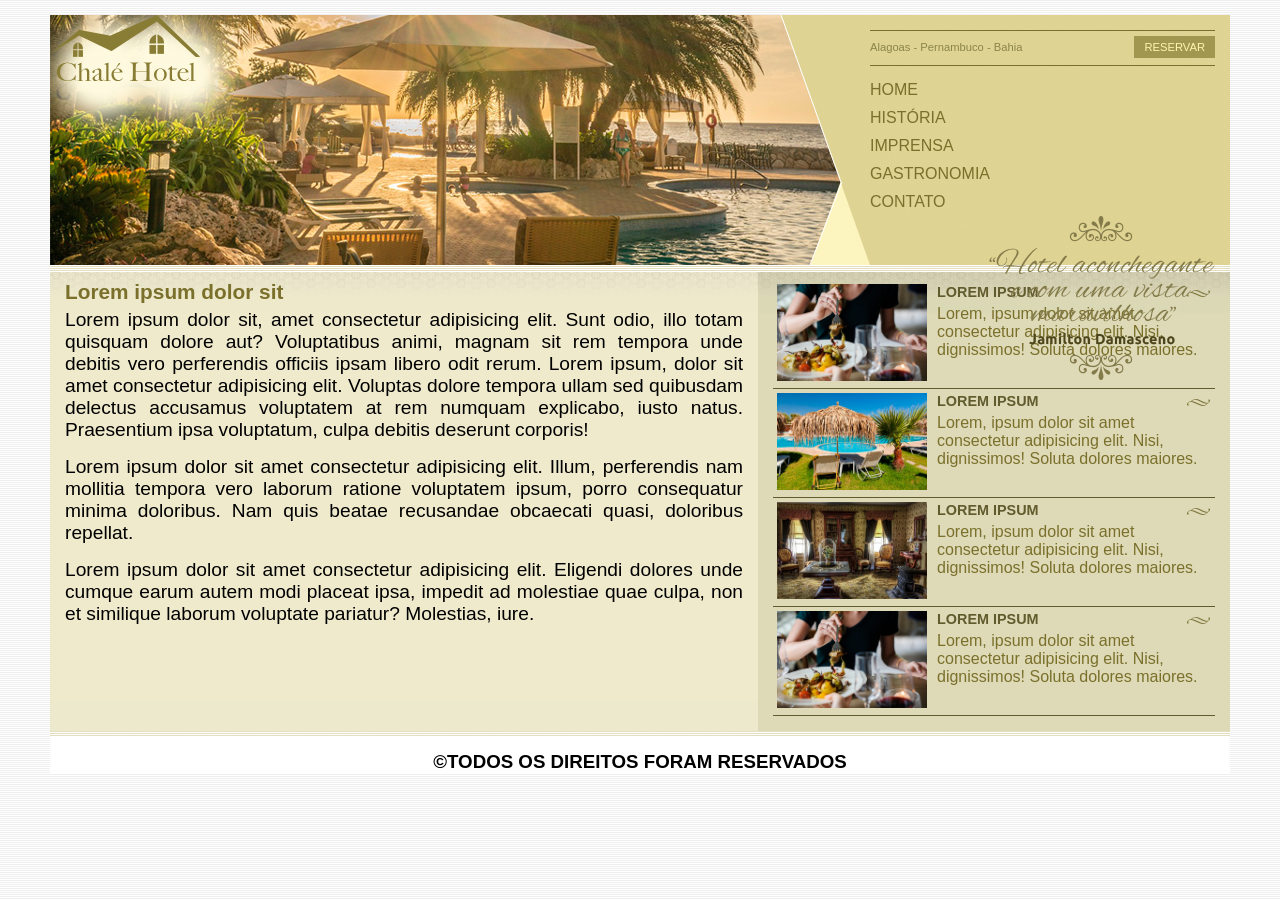
<file: projeto-chale/index.html>
<!DOCTYPE html>
<html lang="pt-br">
<head>
    <meta charset="UTF-8">
    <meta name="viewport" content="width=device-width, initial-scale=1.0">
    <title>chale</title>
    <link rel="stylesheet" href="style.css">
</head>
<body>
    <div id="container">

        <!-- INICIO CABEÇALHO -->

        <div id="cabecalho">
            <div id="cabecalho-logo">
                <a href="#"><img src="imagens/logo.png" alt="foto logo"></a>
            </div>

            <div id="cabecalho-lateral">
                    <div id="cabecalho-conteudo">
                        <div id="cabecalho-locais">
                            <p class="local">Alagoas - Pernambuco - Bahia</p>
                            <a class="reservar" href="#">Reservar</a>
                            <div class="clear"></div>
                        </div>
                       <div>
                           
                          <div id="depoimento">
                              <ul>
                                    <li>
                                        <a href="#"> HOME</a>
                                    </li>
                                    <li>
                                        <a href="#"> HISTÓRIA</a>
                                    </li>
                                    <li>
                                        <a href="#"> IMPRENSA</a>
                                    </li>
                                    <li>
                                        <a href="#"> GASTRONOMIA</a>
                                    </li>
                                    <li>
                                        <a href="#"> CONTATO</a>
                                    </li>
                               </ul>
                                     <img src="imagens/depoimento.png" alt="ft-depoimento">
                          </div>
                       </div>
                    </div>
            </div>
        </div>
        <!-- FIM CABEÇALHO -->

         <!-- INICIO CONTEÚDO -->

                  <div id="area-conteudo">
                    <div id="conteudo">
                            <h2>Lorem ipsum dolor sit</h2>
                
                            <p>
                                Lorem ipsum dolor sit, amet consectetur adipisicing elit. Sunt odio, illo totam quisquam dolore aut? Voluptatibus animi, magnam sit rem tempora unde debitis vero perferendis officiis ipsam libero odit rerum. Lorem ipsum, dolor sit amet consectetur adipisicing elit. Voluptas dolore tempora ullam sed quibusdam delectus accusamus voluptatem at rem numquam explicabo, iusto natus. Praesentium ipsa voluptatum, culpa debitis deserunt corporis!
                            </p>
                            <p>
                                Lorem ipsum dolor sit amet consectetur adipisicing elit. Illum, perferendis nam mollitia tempora vero laborum ratione voluptatem ipsum, porro consequatur minima doloribus. Nam quis beatae recusandae obcaecati quasi, doloribus repellat.
                            </p>
                            <p>
                                Lorem ipsum dolor sit amet consectetur adipisicing elit. Eligendi dolores unde cumque earum autem modi placeat ipsa, impedit ad molestiae quae culpa, non et similique laborum voluptate pariatur? Molestias, iure.
                            </p>
                    </div>
                    <div id="bg-conteudo">

                    </div>
                  </div>
                <div id="area-lateral">
                    <div id="conteudo-lateral">
                        <ul>
                            <li>
                                <a href="#">
                                    <img src="imagens/restaurante.jpg" alt="" style="width: 150px;">
                                     <h3>Lorem Ipsum</h3>
                                     <p>Lorem, ipsum dolor sit amet consectetur adipisicing elit. Nisi, dignissimos! Soluta dolores maiores.</p>
                                </a>
                             </li>

                             <li>
                                <a href="#">
                                    <img src="imagens/piscina.jpg" alt="" style="width: 150px;">
                                    <h3>Lorem Ipsum</h3>
                                    <p>Lorem, ipsum dolor sit amet consectetur adipisicing elit. Nisi, dignissimos! Soluta dolores maiores.</p>
                                 </a>
                             </li>
                            <li>
                                 <a href="#">
                                    <img src="imagens/apartamento.jpg" alt="" style="width: 150px;">
                                    <h3>Lorem Ipsum</h3>
                                     <p>Lorem, ipsum dolor sit amet consectetur adipisicing elit. Nisi, dignissimos! Soluta dolores maiores.</p>
                                 </a>
                             </li>
                             <li>
                                <a href="#">
                                     <img src="imagens/restaurante.jpg" alt="" style="width: 150px;">
                                     <h3>Lorem Ipsum</h3>
                                     <p>Lorem, ipsum dolor sit amet consectetur adipisicing elit. Nisi, dignissimos! Soluta dolores maiores.</p>
                                 </a>
                             </li>
                                
                         </ul>
                     </div>
                 </div>       
                 <div id="rodape">
                    <h3> &COPY;TODOS OS DIREITOS FORAM RESERVADOS</h3>
                 </div>
</body>
</html>
</file>
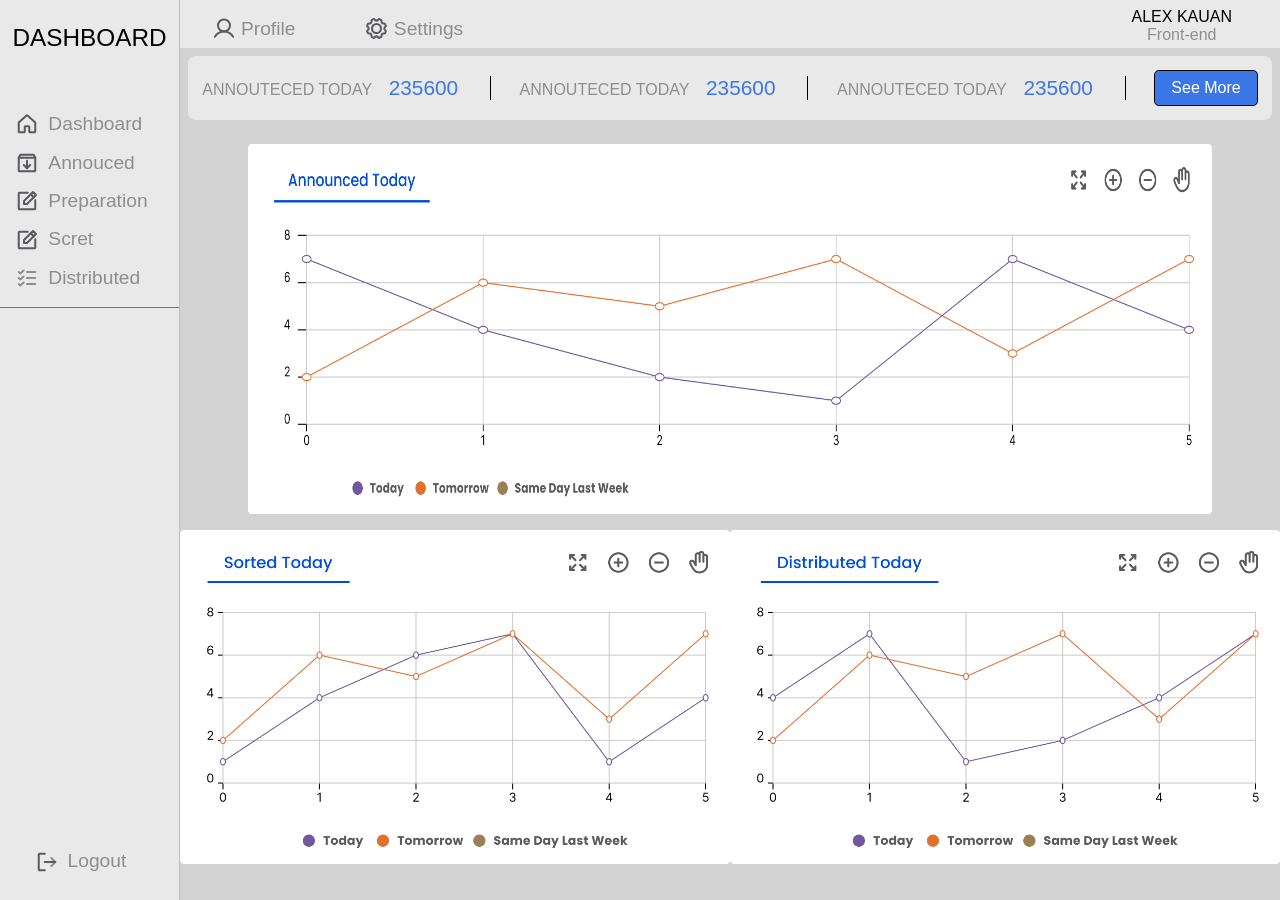
<file: projeto-dashboard/index.html>
<!DOCTYPE html>
<html lang="pt-br">
<head>
    <meta charset="UTF-8">
    <meta name="viewport" content="width=device-width, initial-scale=1.0">
    <title>Dashboard</title>
    <link rel="stylesheet" href="css/style.css">
</head>
<body>
    <header>
        <nav>
            <span>Dashboard</span>
            <ul>
                <li>
                    <a href="">
                        <svg width="24" height="24" viewBox="0 0 24 24" fill="none" xmlns="http://www.w3.org/2000/svg">

                            <path
                                d="M14.25 19.499V14.999C14.25 14.8001 14.171 14.6093 14.0303 14.4686C13.8897 14.328 13.6989 14.249 13.5 14.249H10.5C10.3011 14.249 10.1103 14.328 9.96967 14.4686C9.82902 14.6093 9.75 14.8001 9.75 14.999V19.499C9.75 19.6979 9.67098 19.8887 9.53033 20.0293C9.38968 20.17 9.19891 20.249 9 20.249H4.5C4.30109 20.249 4.11032 20.17 3.96967 20.0293C3.82902 19.8887 3.75 19.6979 3.75 19.499V10.8271C3.75168 10.7233 3.77411 10.6209 3.81597 10.5259C3.85783 10.4309 3.91828 10.3453 3.99375 10.274L11.4937 3.45836C11.632 3.33187 11.8126 3.26172 12 3.26172C12.1874 3.26172 12.368 3.33187 12.5062 3.45836L20.0062 10.274C20.0817 10.3453 20.1422 10.4309 20.184 10.5259C20.2259 10.6209 20.2483 10.7233 20.25 10.8271V19.499C20.25 19.6979 20.171 19.8887 20.0303 20.0293C19.8897 20.17 19.6989 20.249 19.5 20.249H15C14.8011 20.249 14.6103 20.17 14.4697 20.0293C14.329 19.8887 14.25 19.6979 14.25 19.499Z"
                                stroke="#5A5A5F" stroke-width="2" stroke-linecap="round" stroke-linejoin="round" />
                        </svg>

                        Dashboard

                    </a>
                </li>
                <li>
                    <a href="">
                        <svg width="24" height="24" viewBox="0 0 24 24" fill="none" xmlns="http://www.w3.org/2000/svg">
                            <path
                                d="M19.5 20.25H4.5C4.30109 20.25 4.11032 20.171 3.96967 20.0303C3.82902 19.8897 3.75 19.6989 3.75 19.5V6.75L5.25 3.75H18.75L20.25 6.75V19.5C20.25 19.6989 20.171 19.8897 20.0303 20.0303C19.8897 20.171 19.6989 20.25 19.5 20.25Z"
                                stroke="#5A5A5F" stroke-width="2" stroke-linecap="round" stroke-linejoin="round" />
                            <path d="M8.82227 14.0703L12.0004 17.2484L15.1785 14.0703" stroke="#5A5A5F" stroke-width="2" stroke-linecap="round"
                                stroke-linejoin="round" />
                            <path d="M12 9.75V17.25" stroke="#5A5A5F" stroke-width="2" stroke-linecap="round" stroke-linejoin="round" />
                            <path d="M3.75 6.75H20.25" stroke="#5A5A5F" stroke-width="2" stroke-linecap="round" stroke-linejoin="round" />
                        </svg>
                        Annouced
                    </a>
                </li>
                <li>
                    <a href="">
                        <svg width="24" height="24" viewBox="0 0 24 24" fill="none" xmlns="http://www.w3.org/2000/svg">
                        <path d="M12 15H9V12L18 3L21 6L12 15Z" stroke="#5A5A5F" stroke-width="2" stroke-linecap="round"
                            stroke-linejoin="round" />
                        <path d="M15.75 5.25L18.75 8.25" stroke="#5A5A5F" stroke-width="2" stroke-linecap="round" stroke-linejoin="round" />
                        <path
                            d="M20.25 11.25V19.5C20.25 19.6989 20.171 19.8897 20.0303 20.0303C19.8897 20.171 19.6989 20.25 19.5 20.25H4.5C4.30109 20.25 4.11032 20.171 3.96967 20.0303C3.82902 19.8897 3.75 19.6989 3.75 19.5V4.5C3.75 4.30109 3.82902 4.11032 3.96967 3.96967C4.11032 3.82902 4.30109 3.75 4.5 3.75H12.75"
                            stroke="#5A5A5F" stroke-width="2" stroke-linecap="round" stroke-linejoin="round" />
                        </svg>
                        Preparation
                    </a>
                </li>
                <li>
                    <a href="">
                        <svg width="24" height="24" viewBox="0 0 24 24" fill="none" xmlns="http://www.w3.org/2000/svg">
                            <path d="M12 15H9V12L18 3L21 6L12 15Z" stroke="#5A5A5F" stroke-width="2" stroke-linecap="round"
                                stroke-linejoin="round" />
                            <path d="M15.75 5.25L18.75 8.25" stroke="#5A5A5F" stroke-width="2" stroke-linecap="round" stroke-linejoin="round" />
                            <path
                                d="M20.25 11.25V19.5C20.25 19.6989 20.171 19.8897 20.0303 20.0303C19.8897 20.171 19.6989 20.25 19.5 20.25H4.5C4.30109 20.25 4.11032 20.171 3.96967 20.0303C3.82902 19.8897 3.75 19.6989 3.75 19.5V4.5C3.75 4.30109 3.82902 4.11032 3.96967 3.96967C4.11032 3.82902 4.30109 3.75 4.5 3.75H12.75"
                                stroke="#5A5A5F" stroke-width="2" stroke-linecap="round" stroke-linejoin="round" />
                        </svg>
                        Scret
                    </a>
                </li>
                <li id="border-bottom-list-header">
                    <a href="">
                        <svg width="24" height="24" viewBox="0 0 24 24" fill="none" xmlns="http://www.w3.org/2000/svg">
                            <path d="M12 12H20.25" stroke="#7d7d7dd8" stroke-width="2" stroke-linecap="round" stroke-linejoin="round" />
                            <path d="M12 6H20.25" stroke="#7d7d7dd8" stroke-width="2" stroke-linecap="round" stroke-linejoin="round" />
                            <path d="M12 18H20.25" stroke="#7d7d7dd8" stroke-width="2" stroke-linecap="round" stroke-linejoin="round" />
                            <path d="M8.625 4.5L5.37187 7.5L3.75 6" stroke="#7d7d7dd8" stroke-width="2" stroke-linecap="round"
                                stroke-linejoin="round" />
                            <path d="M8.625 10.5L5.37187 13.5L3.75 12" stroke="#7d7d7dd8" stroke-width="2" stroke-linecap="round"
                                stroke-linejoin="round" />
                            <path d="M8.625 16.5L5.37187 19.5L3.75 18" stroke="#7d7d7dd8" stroke-width="2" stroke-linecap="round"
                                stroke-linejoin="round" />
                        </svg>
                        Distributed
                    </a>
                </li>
            </ul>
        </nav>
            <div id="logout-header">
                <a href="">
                    <svg width="24" height="24" viewBox="0 0 24 24" fill="none" xmlns="http://www.w3.org/2000/svg">
                        <path d="M16.3125 8.0625L20.25 12L16.3125 15.9375" stroke="#7d7d7dd8" stroke-width="2" stroke-linecap="round"
                            stroke-linejoin="round" />
                        <path d="M9.75 12H20.25" stroke="#5A5A5F" stroke-width="2" stroke-linecap="round" stroke-linejoin="round" />
                        <path
                            d="M9.75 20.25H4.5C4.30109 20.25 4.11032 20.171 3.96967 20.0303C3.82902 19.8897 3.75 19.6989 3.75 19.5V4.5C3.75 4.30109 3.82902 4.11032 3.96967 3.96967C4.11032 3.82902 4.30109 3.75 4.5 3.75H9.75"
                            stroke="#5A5A5F" stroke-width="2" stroke-linecap="round" stroke-linejoin="round" />
                    </svg>
                    Logout
                </a>
            </div>
    </header>
    <section id="setting-account">
        <ul>
            <li>
                <a href="">
                <svg width="24" height="25" viewBox="0 0 24 25" fill="none" xmlns="http://www.w3.org/2000/svg">
                    <path
                        d="M12 15.5C15.3137 15.5 18 12.8137 18 9.5C18 6.18629 15.3137 3.5 12 3.5C8.68629 3.5 6 6.18629 6 9.5C6 12.8137 8.68629 15.5 12 15.5Z"
                        stroke="#5A5A5F" stroke-width="2" stroke-miterlimit="10" />
                    <path
                        d="M2.90625 20.7508C3.82775 19.1544 5.15328 17.8287 6.74958 16.907C8.34588 15.9853 10.1567 15.5 12 15.5C13.8433 15.5 15.6541 15.9853 17.2504 16.907C18.8467 17.8287 20.1722 19.1544 21.0938 20.7508"
                        stroke="#5A5A5F" stroke-width="2" stroke-linecap="round" stroke-linejoin="round" />
                </svg>
                Profile</a>
            </li>
            <li>
                <a href="">
                <svg width="25" height="25" viewBox="0 0 25 25" fill="none" xmlns="http://www.w3.org/2000/svg">
                    <path
                        d="M12.4972 17C14.9825 17 16.9972 14.9853 16.9972 12.5C16.9972 10.0147 14.9825 8 12.4972 8C10.0119 8 7.99719 10.0147 7.99719 12.5C7.99719 14.9853 10.0119 17 12.4972 17Z"
                        stroke="#5A5A5F" stroke-width="2" stroke-linecap="round" stroke-linejoin="round" />
                    <path
                        d="M17.7195 6.60156C17.957 6.82031 18.182 7.04531 18.3945 7.27656L20.9538 7.64219C21.3708 8.36641 21.6923 9.14161 21.9101 9.94844L20.3538 12.0203C20.3538 12.0203 20.382 12.6578 20.3538 12.9766L21.9101 15.0484C21.6933 15.8556 21.3718 16.6309 20.9538 17.3547L18.3945 17.7203C18.3945 17.7203 17.9538 18.1797 17.7195 18.3953L17.3538 20.9547C16.6296 21.3717 15.8544 21.6931 15.0476 21.9109L12.9757 20.3547C12.6576 20.3828 12.3376 20.3828 12.0195 20.3547L9.94758 21.9109C9.14042 21.6941 8.36509 21.3727 7.64133 20.9547L7.27571 18.3953C7.04446 18.1766 6.81946 17.9516 6.60071 17.7203L4.04133 17.3547C3.62432 16.6305 3.30289 15.8553 3.08508 15.0484L4.64133 12.9766C4.64133 12.9766 4.61321 12.3391 4.64133 12.0203L3.08508 9.94844C3.30188 9.14127 3.62336 8.36594 4.04133 7.64219L6.60071 7.27656C6.81946 7.04531 7.04446 6.82031 7.27571 6.60156L7.64133 4.04219C8.36556 3.62517 9.14076 3.30375 9.94758 3.08594L12.0195 4.64219C12.3376 4.61406 12.6576 4.61406 12.9757 4.64219L15.0476 3.08594C15.8547 3.30274 16.6301 3.62421 17.3538 4.04219L17.7195 6.60156Z"
                        stroke="#5A5A5F" stroke-width="2" stroke-linecap="round" stroke-linejoin="round" />
                </svg>  

                Settings</a>
            </li>
        </ul>
        <div id="copyright-setting">
            
                <span>
                    ALEX KAUAN
                </span>

                <p>
                    Front-end
                </p>
        </div>
    </section>

    <main>
        <div class="initial-main"> 

            <section class="initial-main-text" >
                ANNOUTECED TODAY
                <span id="main-numbers">235600</span>
            </section>
            <section class="initial-main-text" >
                ANNOUTECED TODAY
                <span id="main-numbers">235600</span>
            </section>
            <section class="initial-main-text" >
                ANNOUTECED TODAY
                <span id="main-numbers">235600</span>
            </section>

            <section class="initial-main-button">
                <button>
                    See More
                </button>
            </section>
        </div>
        <section class="main-picture-medium">     
                    <img src="imagens/chart1.png" alt="" class="main-picture-img">
        </section>

        <section class="main-picture-two">
            <div class="main-picture-left">
                <img src="imagens/chart2.png" alt="" class="main-picture">
            </div>
            <div class="main-picture-right">
                <img src="imagens/chart3.png" alt="" class="main-picture">
            </div>
        </section>
    </main>
</body>
</html>
</file>
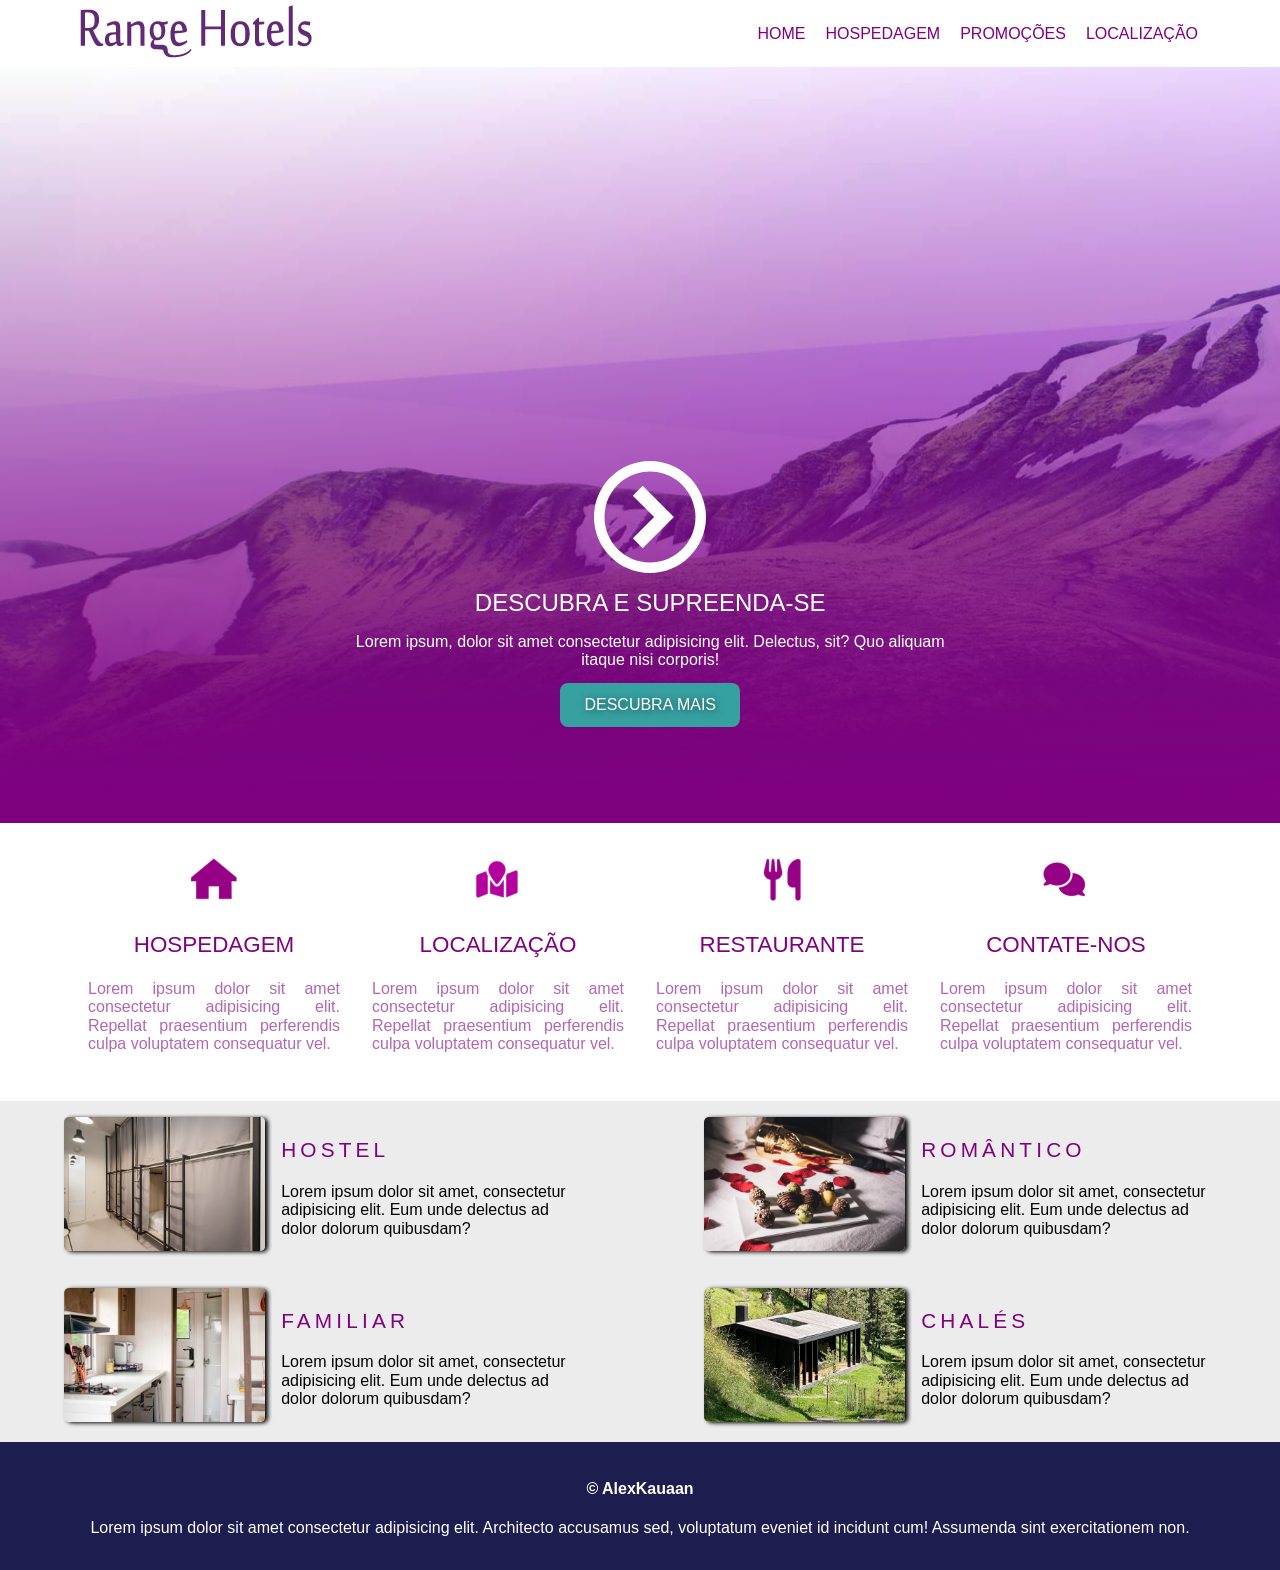
<file: projeto-hotel-angels/index.html>
<!DOCTYPE html>
<html lang="pt-br">
<head>
    <meta charset="UTF-8">
    <meta name="viewport" content="width=device-width, initial-scale=1.0">
    <title>Hotels Angels</title>
    <!-------------NORMALIZE CSS------------->

    <link rel="stylesheet" href="css/normalize.css">

    <!------------------CSS------------------>

    <link rel="stylesheet" href="css/style.css">
</head>
<body>
    
    <!------------------BARRA DE NAVEGAÇÃO------------------>

    <header>

        <a href="#">

            <img src="images/logo_mob.png" alt="">

        </a>

        <nav>

            <ul id="barra-nav">

                <li><a href="#">Home</a></li>

                <li><a href="#">Hospedagem</a></li>

                <li><a href="#">Promoções</a></li>

                <li><a href="#">Localização</a></li>

            </ul>

        </nav>

    </header>
    <!------------------FIM BARRA DE NAVEGAÇÃO------------------>

    <main>

        <!------------------HERO BANNER------------------>

        <section class="heroBanner">

            <div class="maxWidth">
                
                <div class="heroBanner-iconPlay">

                    <img src="images/icon_play.svg" alt="">

                </div>

                <h1 class="heroBanner-title">
                    Descubra e Supreenda-se
                </h1>

                <h2 class="heroBanner-subtitle">
                    Lorem ipsum, dolor sit amet consectetur adipisicing elit. Delectus, sit? Quo aliquam itaque nisi corporis!
                </h2>

                <a href="#" class="heroBanner-btn">Descubra Mais</a>

            </div>

        </section>

        <!------------------FIM HEROBANNER------------------>


        <!------------------COMEÇO MIDDLE-CONTENT ------------------>

        <section class="middleContent">

            <div class="maxWidth row">

                <article class="col col-sm-12 col-md-6 col-xl-3">

                    <a href="">
                        
                            <span class="middleContent-icons">
                                    <img src="images/middleContent-icons/1.png" alt="">
                            </span>

                                    <h3 class="middleContent-title">Hospedagem</h3>
                                    <p>Lorem ipsum dolor sit amet consectetur adipisicing elit. Repellat praesentium perferendis culpa voluptatem consequatur vel.</p>
        
                    </a>

                </article>

                <article class="col col-sm-12 col-md-6 col-xl-3">

                    <a href="">

                        <span class="middleContent-icons">
                            <img src="images/middleContent-icons/2.png" alt="">
                        </span>

                            <h3 class="middleContent-title">Localização</h3>

                            <p class="middleContent-paragraph">Lorem ipsum dolor sit amet consectetur adipisicing elit. Repellat praesentium perferendis culpa voluptatem consequatur vel.</p>
                    </a>

                </article>

                <article class="col col-sm-12 col-md-6 col-xl-3">

                    <a href="">
                        
                        <span class="middleContent-icons">
                            <img src="images/middleContent-icons/3.png" alt="">
                        </span>

                            <h3 class="middleContent-title">Restaurante</h3>

                            <p class="middleContent-paragraph">Lorem ipsum dolor sit amet consectetur adipisicing elit. Repellat praesentium perferendis culpa voluptatem consequatur vel.</p>

                    </a>

                </article>

                <article class="col col-sm-12 col-md-6 col-xl-3">

                    <a href="">
                        
                        <span class="middleContent-icons">
                            <img src="images/middleContent-icons/4.png" alt="">
                        </span>

                            <h3 class="middleContent-title">Contate-nos</h3>
                            <p class="middleContent-paragraph">Lorem ipsum dolor sit amet consectetur adipisicing elit. Repellat praesentium perferendis culpa voluptatem consequatur vel.</p>

                    </a>
        
                </article>

            </div>

        </section>

        <!------------------FIM MIDDLE-CONTENT ------------------>

        <!------------------COMEÇO MAIN-CONTENT ------------------>

        <section class="mainContent">

            <div class="row maxWidth">

                <article class="mainContent-article col-sm-12 col-xl-6">

                    <div class="mainContent-img">

                        <img src="images/hostel.png" alt="Hostel">

                    </div>

                    <div class="mainContent-text">
                        <h3 class="mainContent-title">
                            Hostel
                        </h3>
                        <p>Lorem ipsum dolor sit amet, consectetur adipisicing elit. Eum unde delectus ad dolor dolorum quibusdam?</p>
                    </div>

                </article>

                <article class="mainContent-article col-sm-12 col-xl-6">

                    <div class="mainContent-img">

                        <img src="images/romantico.png" alt="romantico">

                    </div>

                    <div class="mainContent-text">
                        <h3 class="mainContent-title">
                            Romântico
                        </h3>
                        <p>Lorem ipsum dolor sit amet, consectetur adipisicing elit. Eum unde delectus ad dolor dolorum quibusdam?</p>
                    </div>

                </article>

                <article class="mainContent-article col-sm-12 col-xl-6">

                    <div class="mainContent-img">

                        <img src="images/familiar.png" alt="familiar">

                    </div>

                    <div class="mainContent-text">
                        <h3 class="mainContent-title">
                            Familiar
                        </h3>
                        <p>Lorem ipsum dolor sit amet, consectetur adipisicing elit. Eum unde delectus ad dolor dolorum quibusdam?</p>
                    </div>

                </article>

                <article class="mainContent-article col-sm-12 col-xl-6">

                    <div class="mainContent-img">

                        <img src="images/chale.png" alt="chale">

                    </div>

                    <div class="mainContent-text">
                        <h3 class="mainContent-title">
                            Chalés
                        </h3>
                        <p>Lorem ipsum dolor sit amet, consectetur adipisicing elit. Eum unde delectus ad dolor dolorum quibusdam?</p>
                    </div>

                </article>

            </div>

        </section>
        <!------------------FIM MAIN-CONTENT ------------------>
    </main>

    <footer>
            <h4>&copy; AlexKauaan</h4>
            
            <p>Lorem ipsum dolor sit amet consectetur adipisicing elit. Architecto accusamus sed, voluptatum eveniet id incidunt cum! Assumenda sint exercitationem non.</p>
    </footer>
</body>

</html>
</file>
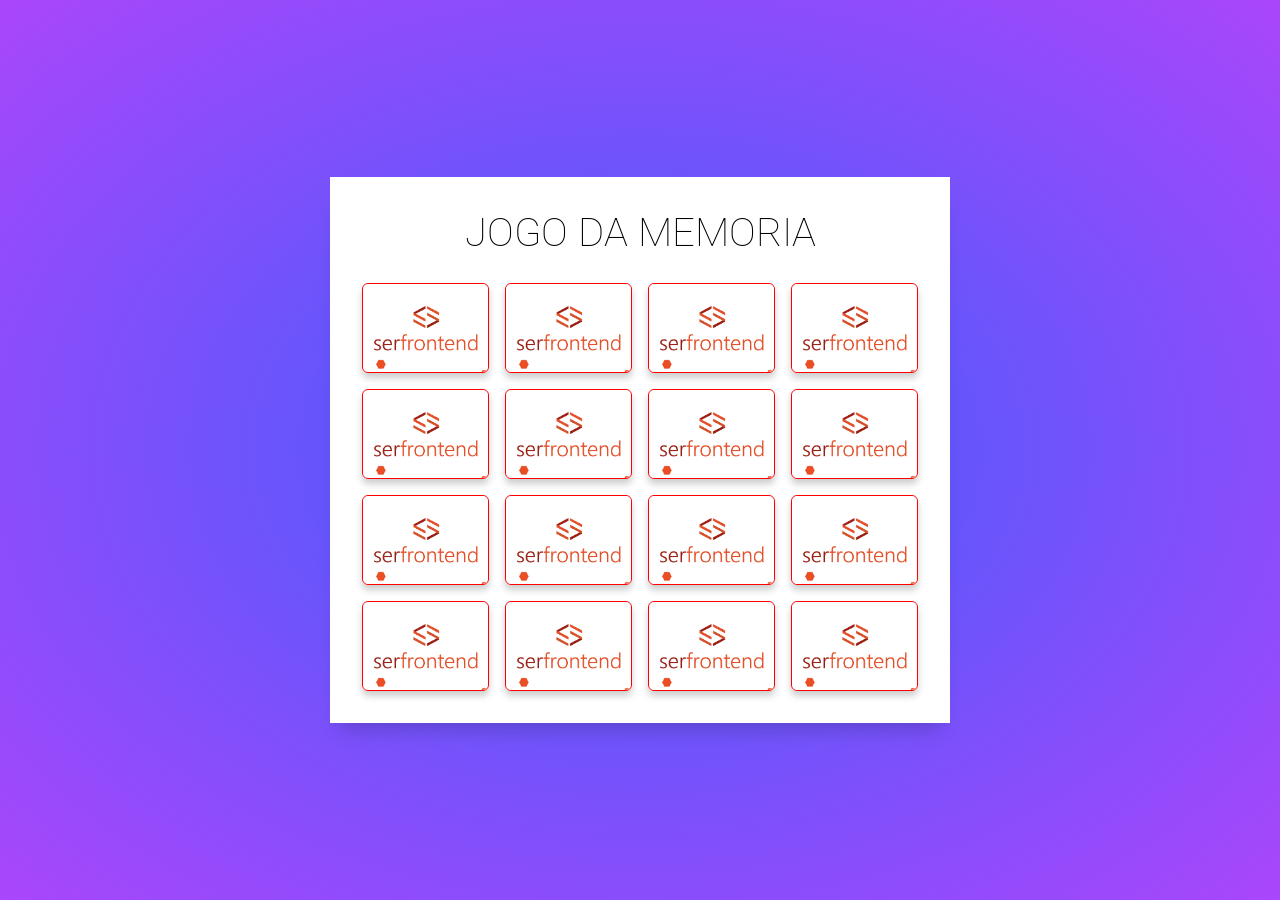
<file: projeto-jogo-da-memoria/index.html>
<!DOCTYPE html>
<html lang="pt-br">
<head>
    <meta charset="UTF-8">
    <meta name="viewport" content="width=device-width, initial-scale=1.0">
    <title>memoria</title>
    <link rel="stylesheet" href="style.css">

    <link rel="preconnect" href="https://fonts.gstatic.com">
    <link href="https://fonts.googleapis.com/css2?family=Roboto:wght@100&display=swap" rel="stylesheet">
</head>
<body>
    <main>
        <h1>JOGO DA MEMORIA</h1>
        <div id="controls">
            <input type="checkbox" id="check1">
            <input type="checkbox" id="check2">
            <input type="checkbox" id="check3">
            <input type="checkbox" id="check4">
            <input type="checkbox" id="check5">
            <input type="checkbox" id="check6">
            <input type="checkbox" id="check7">
            <input type="checkbox" id="check8">
            <input type="checkbox" id="check9">
            <input type="checkbox" id="check10">
            <input type="checkbox" id="check11">
            <input type="checkbox" id="check12">
            <input type="checkbox" id="check13">
            <input type="checkbox" id="check14">
            <input type="checkbox" id="check15">
            <input type="checkbox" id="check16">
        </div>
        <div id="game">
            <label for="check1" class="card card1">
                <img src="img/01.png" alt="Imagem front" class="card-front">
                <img src="img/back.png" alt="Imagem back" class="card-back">
            </label>
            <label for="check2" class="card card2">
                <img src="img/02.jpg" alt="Imagem front" class="card-front">
                <img src="img/back.png" alt="Imagem back" class="card-back">
            </label>
            <label for="check3" class="card card3">
                <img src="img/03.jpg" alt="Imagem front" class="card-front">
                <img src="img/back.png" alt="Imagem back" class="card-back">
            </label>
            <label for="check4" class="card card4">
                <img src="img/04.png" alt="Imagem front" class="card-front">
                <img src="img/back.png" alt="Imagem back" class="card-back">
            </label>
            <label for="check5" class="card card5">
                <img src="img/05.png" alt="Imagem front" class="card-front">
                <img src="img/back.png" alt="Imagem back" class="card-back">
            </label>
            <label for="check6" class="card card6">
                <img src="img/06.jpg" alt="Imagem front" class="card-front">
                <img src="img/back.png" alt="Imagem back" class="card-back">
            </label>
            <label for="check7" class="card card7">
                <img src="img/07.jpg" alt="Imagem front" class="card-front">
                <img src="img/back.png" alt="Imagem back" class="card-back">
            </label>
            <label for="check8" class="card card8">
                <img src="img/08.jpg" alt="Imagem front" class="card-front">
                <img src="img/back.png" alt="Imagem back" class="card-back">
            </label>
            <label for="check9" class="card card9">
                <img src="img/05.png" alt="Imagem front" class="card-front">
                <img src="img/back.png" alt="Imagem back" class="card-back">
            </label>
            <label for="check10" class="card card10">
                <img src="img/04.png" alt="Imagem front" class="card-front">
                <img src="img/back.png" alt="Imagem back" class="card-back">
            </label>
            <label for="check11" class="card card11">
                <img src="img/01.png" alt="Imagem front" class="card-front">
                <img src="img/back.png" alt="Imagem back" class="card-back">
            </label>
            <label for="check12" class="card card12">
                <img src="img/03.jpg" alt="Imagem front" class="card-front">
                <img src="img/back.png" alt="Imagem back" class="card-back">
            </label>
            <label for="check13" class="card card13">
                <img src="img/07.jpg" alt="Imagem front" class="card-front">
                <img src="img/back.png" alt="Imagem back" class="card-back">
            </label>
            <label for="check14" class="card card14">
                <img src="img/06.jpg" alt="Imagem front" class="card-front">
                <img src="img/back.png" alt="Imagem back" class="card-back">
            </label>
            <label for="check15" class="card card15">
                <img src="img/02.jpg" alt="Imagem front" class="card-front">
                <img src="img/back.png" alt="Imagem back" class="card-back">
            </label>
            <label for="check16" class="card card16">
                <img src="img/08.jpg" alt="Imagem front" class="card-front">
                <img src="img/back.png" alt="Imagem back" class="card-back">
            </label>
        </div>
    </main>
</body>
</html>
</file>
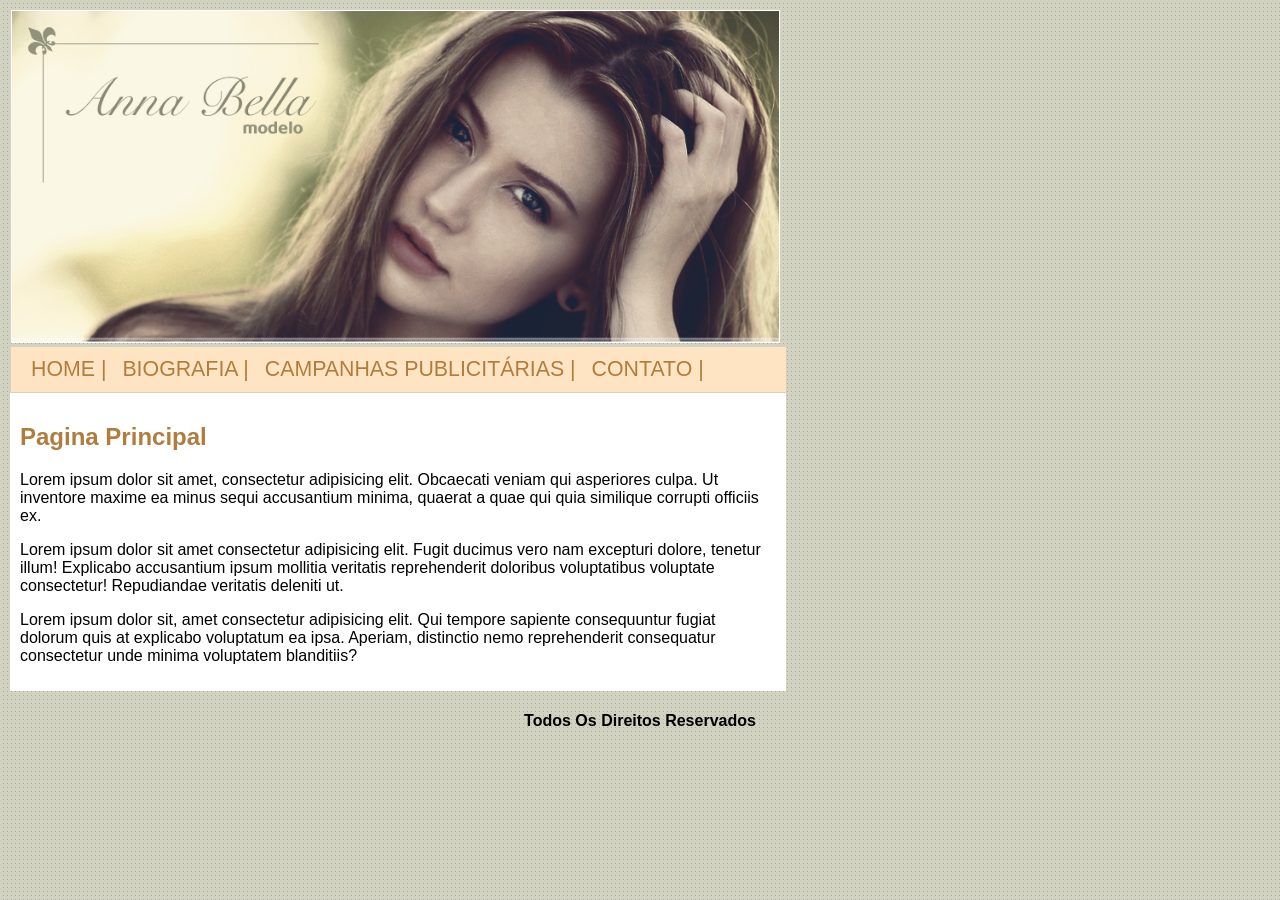
<file: projeto-modelo/index.html>
<!DOCTYPE html>
<html lang="pt-br">
<head>
    <meta charset="UTF-8">
    <meta name="viewport" content="width=device-width, initial-scale=1.0">
    <title>Projeto Modelo</title>
    <link rel="stylesheet" href="style.css">
</head>
<body>
    <header>
        <img src="imagens/capa.png" alt="foto-capa">
        <div>
            <a href="index.html">HOME | </a> 
            <a href="biografia.html">BIOGRAFIA | </a> 
            <a href="campanha.html">CAMPANHAS PUBLICITÁRIAS | </a> 
            <a href="contato.html">CONTATO | </a>
    </div>

    </header>
    <main>
        <h2>Pagina Principal</h2>
        <p>Lorem ipsum dolor sit amet, consectetur adipisicing elit. Obcaecati veniam qui asperiores culpa. Ut inventore maxime ea minus sequi accusantium minima, quaerat a quae qui quia similique corrupti officiis ex.</p>
       
        <p>Lorem ipsum dolor sit amet consectetur adipisicing elit. Fugit ducimus vero nam excepturi dolore, tenetur illum! Explicabo accusantium ipsum mollitia veritatis reprehenderit doloribus voluptatibus voluptate consectetur! Repudiandae veritatis deleniti ut.</p>
        
        <p>Lorem ipsum dolor sit, amet consectetur adipisicing elit. Qui tempore sapiente consequuntur fugiat dolorum quis at explicabo voluptatum ea ipsa. Aperiam, distinctio nemo reprehenderit consequatur consectetur unde minima voluptatem blanditiis?</p>
    </main>
    <footer>
        <h4> Todos Os Direitos Reservados</h4>
    </footer>
</body>
</html>
</file>
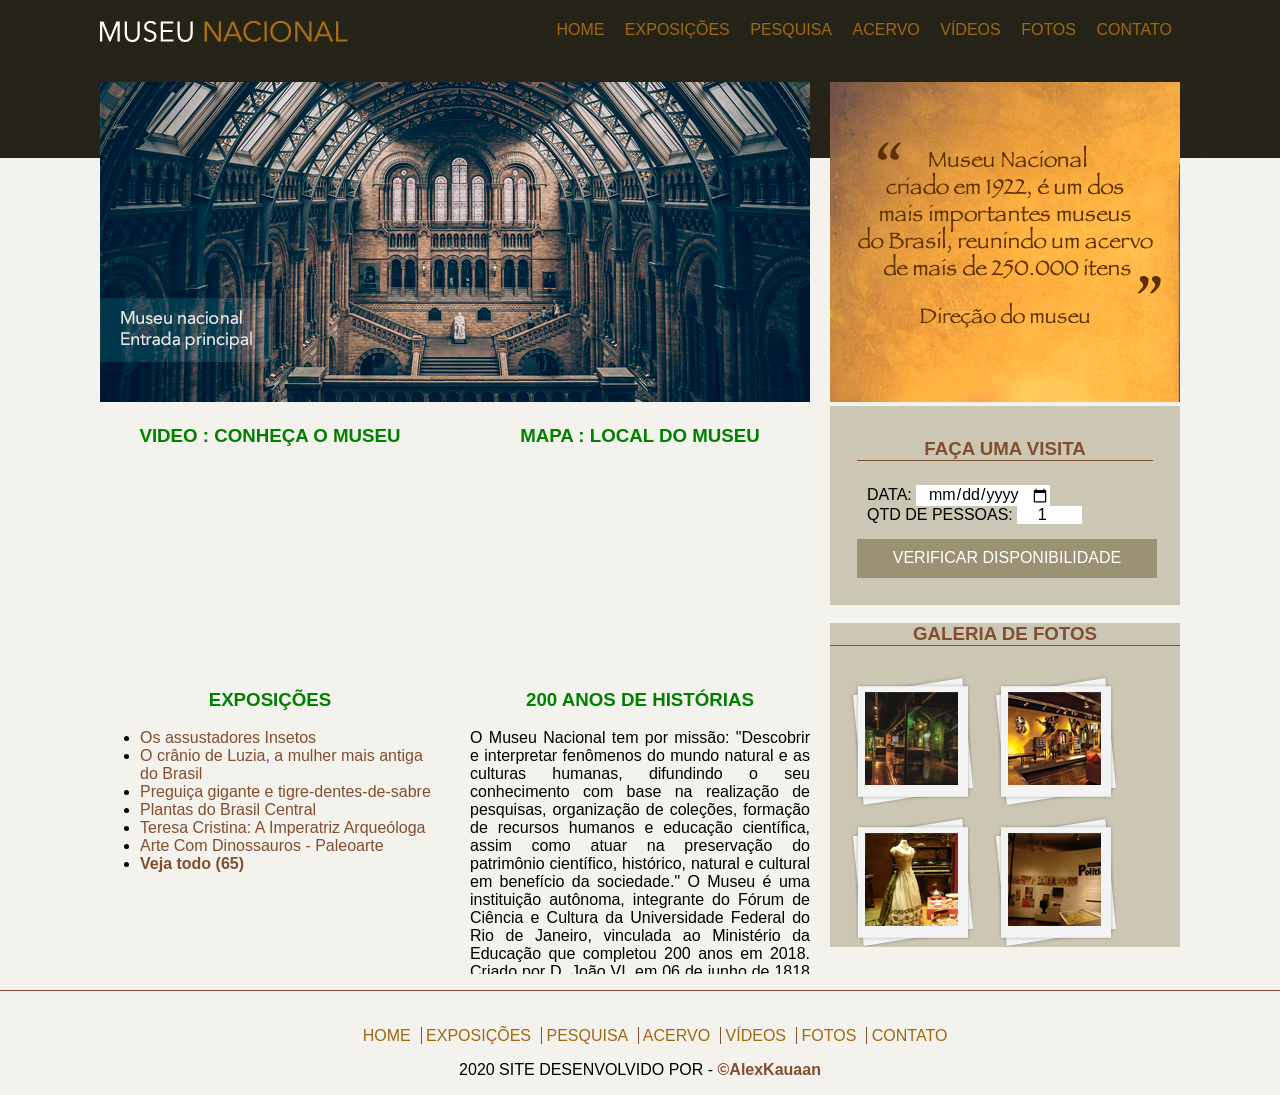
<file: projeto-museu/index.html>
<!DOCTYPE html>
<html lang="pt-br">
<head>
    <meta charset="UTF-8">
    <meta name="viewport" content="width=device-width, initial-scale=1.0">
    <title>PROJETO MUSEU</title>

    <link rel="stylesheet" href="css/normalize.css">

    <link rel="stylesheet" href="css/style.css">
    <!--[if lt IE 9]>
	<script src="bower_components/html5shiv/dist/html5shiv.js"></script>
    <![endif]-->
</head>
<body>
    <div id="container">
            <!-- COMEÇO CABEÇALHO 
             ------------------------>
        <header> 
            <div id="logo">
                <h1><a href="#">HOME</a></h1>
            </div>

            <nav>
                <ul>
                    <li>
                        <a href="">HOME</a>
                        <a href="">EXPOSIÇÕES</a>
                        <a href="">PESQUISA</a>
                        <a href="">ACERVO</a>
                        <a href="">VÍDEOS</a>
                        <a href="">FOTOS</a>
                        <a href="">CONTATO</a>
                    </li>
                </ul>
            </nav>
            <div class="clear"></div>
        </header>
        <!-- FIM CABEÇALHO 
         ------------------------>
        
         <!-- COMEÇO CONTEUDO
         ------------------------>
        <div id="principal">

            <!-- COMEÇO PRINCIPAL
             ------------------------>
            <div id="conteudo">
                <picture>
                    <img src="imagens/museu.png" alt="">
                </picture>
                
                    <article class="esquerdo">
                        <h3>VIDEO : CONHEÇA O MUSEU</h3>

                        <iframe width="340" height="200" src="https://www.youtube.com/embed/RGUYb-hivrc?si=gqLEV7HcaPvi-oPi" title="YouTube video player" frameborder="0" allow="accelerometer; autoplay; clipboard-write; encrypted-media; gyroscope; picture-in-picture; web-share" referrerpolicy="strict-origin-when-cross-origin" allowfullscreen></iframe>
                    </article>
                
                    <article class="direito">
                        <h3>MAPA : LOCAL DO MUSEU</h3>

                        <iframe src="https://www.google.com/maps/embed?pb=!1m18!1m12!1m3!1d3675.2063112591054!2d-43.2265289!3d-22.90576!2m3!1f0!2f0!3f0!3m2!1i1024!2i768!4f13.1!3m3!1m2!1s0x997e58a085b7af%3A0x4d11e9a933d38ce3!2sMuseu%20Nacional%20-%20UFRJ!5e0!3m2!1spt-BR!2sbr!4v1740750661607!5m2!1spt-BR!2sbr" width="340" height="200" style="border:0;" allowfullscreen="" loading="lazy" referrerpolicy="no-referrer-when-downgrade"></iframe>
                    </article>
                    
                    <article class="esquerdo">
                        <h3>EXPOSIÇÕES</h3>
                        <ul id="lista-exposicao">
                            <li>
                                <a href="">Os assustadores Insetos</a>
                            </li>
                            <li>
                                <a href="">O crânio de Luzia, a mulher mais antiga do Brasil</a>
                            </li>
                            <li>
                                <a href="">Preguiça gigante e tigre-dentes-de-sabre</a>
                            </li>
                            <li>
                                <a href="">Plantas do Brasil Central</a>
                            </li>
                            <li>
                                <a href="">Teresa Cristina: A Imperatriz Arqueóloga</a>
                            </li>
                            <li>
                                <a href="">Arte Com Dinossauros - Paleoarte</a>
                            </li>
                            <li>
                                <a href=""><strong>Veja todo (65)</strong></a>
                            </li>
                        </ul>
                    </article>

                    <article class="direito">
                        <h3>200 ANOS DE HISTÓRIAS</h3>
                        <p>
                            O Museu Nacional tem por missão: "Descobrir e interpretar fenômenos do mundo natural e as culturas humanas, difundindo o seu conhecimento com base na realização de pesquisas, organização de coleções, formação de recursos humanos e educação científica, assim como atuar na preservação do patrimônio científico, histórico, natural e cultural em benefício da sociedade."

                            O Museu é uma instituição autônoma, integrante do Fórum de Ciência e Cultura da Universidade Federal do Rio de Janeiro, vinculada ao Ministério da Educação que completou 200 anos em 2018.
                            
                            Criado por D. João VI, em 06 de junho de 1818 e inicialmente, sediado no Campo de Sant'Ana, serviu para atender aos interesses de promoção do progresso cultural e econômico do país.

                            Como museu universitário, tem perfil acadêmico e científico. Suas exposições resultam da história da instituição e da excelência de suas atividades de pesquisa e ensino, cumprindo a finalidade precípua de produção e disseminação do conhecimento nas áreas de ciências naturais e antropológicas.

                            De seu acervo destacam-se, em exposição, a coleção egípcia, considerada a maior da América Latina e que começou a ser adquirida pelo Imperador Dom Pedro I. Da Imperatriz Teresa Cristina, podemos contemplar a coleção de arte e artefatos greco-romanos, peças recuperadas, principalmente, nas escavações realizadas em Herculano e Pompéia. As coleções de Paleontologia incluem o Maxakalissaurus topai, dinossauro proveniente de Minas Gerais. O mais antigo fóssil humano já encontrado no país, batizada de “Luzia”, pode ser apreciado na coleção de Antropologia Biológica. Nas coleções de Etnologia temos expostos objetos que mostram a riqueza da cultura indígena, cultura afro-brasileira e culturas do pacífico. E na Zoologia destaca-se a coleção Conchas, Corais, Borboletas, que compreende mostras dos Departamentos de Invertebrados e Entomologia.


                        </p>
                        <div class="clear"></div>
                    </article>

             
            </div>
            <!-- FIM PRINCIPAL
            ------------------------>

            <!-- COMEÇO LATERAL
             ------------------------>
            <aside>
                <section id="depoimento">
                    <img src="imagens/depoimento.png" alt="">
                    
                </section>
                
                <section id="visita">
                    <h3>Faça Uma Visita</h3>
                        <form action="">
                            <fieldset>
                                <label for="Date">Data:</label>
                                <input type="date" name="date" id="date" class="visita-input">
                                <br>
                                <label for="Date">Qtd de pessoas:</label>
                                <input type="number" value="1" id="numero-de-pessoas" class="visita-input">
                            </fieldset>
                                 <input type="submit" value="Verificar Disponibilidade" class="visita-input" id="butao-con">
                        </form>
                </section>
                <section id="galeria">
                    <h3>GALERIA DE FOTOS</h3>
                    <a href="">
                        <img src="imagens/imagem1.jpg" alt=""  width="93" height="93">
                    </a>
                    <a href="">
                        <img src="imagens/imagem2.jpg" alt="" width="93" height="93">
                    </a>
                    <a href="">
                        <img src="imagens/imagem3.jpg" alt="" width="93" height="93">
                    </a>
                    <a href="">
                        <img src="imagens/imagem4.jpg" alt="" width="93" height="93">
                    </a>
                    <div class="clear"></div>
                </section>
            </aside>
            <!-- FIM LATERAL
             ------------------------>
        </div>
        <!-- FIM CONTEUDO
         ------------------------>
    </div>
    <footer class="clear">
       <ul>
            <li>
                <a href="">HOME</a>
                <a href="">EXPOSIÇÕES</a>
                <a href="">PESQUISA</a>
                <a href="">ACERVO</a>
                <a href="">VÍDEOS</a>
                <a href="">FOTOS</a>
                <a href="" id="sem-border">CONTATO</a>
            </li>
       </ul>
       <p>2020  SITE DESENVOLVIDO POR - <a href="https://www.instagram.com/alex_kauaan?igsh=bnRrZW9xdjRxeDR1&utm_source=qr"><strong>&COPY;AlexKauaan</strong></a></p>
        
      
    </footer>
</body>
</html>
</file>
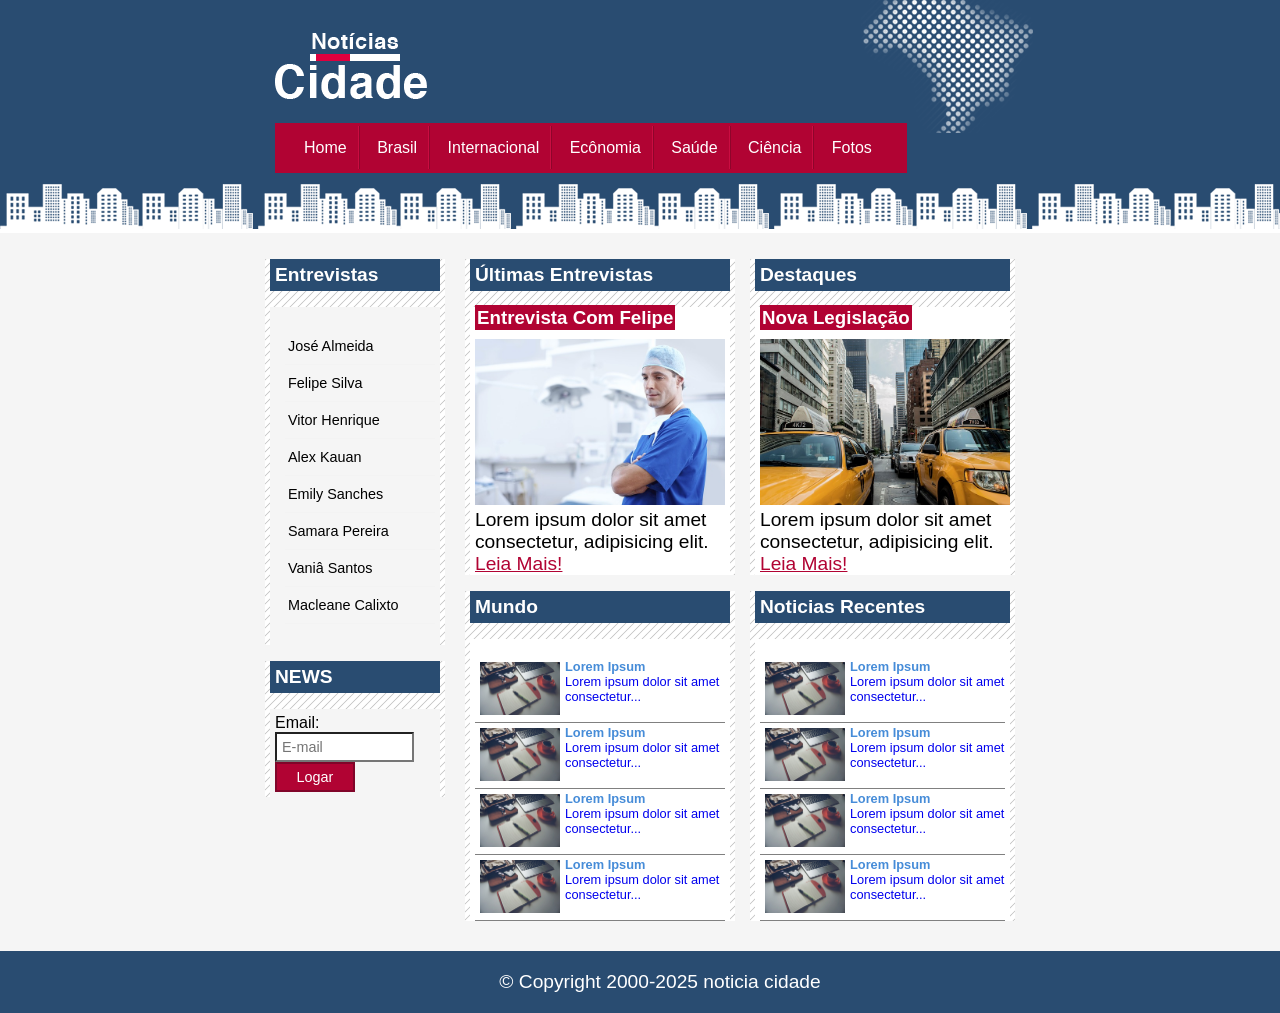
<file: projeto-noticias/index.html>
<!DOCTYPE html>
<html lang="pt-br">
<head>
    <meta charset="UTF-8">
    <meta name="viewport" content="width=device-width, initial-scale=1.0">
    <link rel="stylesheet" href="style.css">
    <title>Notícias Cidade</title>
</head>
<body class="home">
    <div id="container">
        <!-- CABEÇALHO -->
            <div class="barra-nav">
                <h1>Noticias de Cidade</h1>
            <nav>
                <a href="index.html">Home</a>
                <a href="brasil.html">Brasil</a>
                <a href="internacional.html">Internacional</a>
                <a href="economia.html">Ecônomia</a>
                <a href="saude.html">Saúde</a>
                <a href="ciencia.html">Ciência</a>
                <a href="fotos.html" id="desbugar">Fotos</a>
            </nav>
            </div>
        <!--FIM DO CABEÇALHO-->
        <!-- CONTEUDO -->
            <div id="conteudo">
                <div id="primario">
                    <div id="caixa-conteudo">
                        <h2>Últimas Entrevistas</h2> 
                            <div class="conteudo">
                                <h3>Entrevista Com Felipe</h3>
                                <div class="img-conteudo">
                                     <img src="imagens/doutor.jpg" alt="foto">
                                </div>
                                    <p>Lorem ipsum dolor sit amet consectetur, adipisicing elit.</p>
                                    <a href="#">Leia Mais!</a>
                             </div>
                     </div>
                     <div id="caixa-conteudo">
                        <h2>Mundo</h2> 
                            <div class="conteudo">
                                <ul class="formatacao">
                                    <li>
                                        <a href="#"><img src="imagens/tecnologia.jpg" alt="" width="80px">
                                            <h4>Lorem Ipsum</h4>
                                            <p>Lorem ipsum dolor sit amet consectetur...</p>
                                        </a>
                                    </li>
                                    <li>
                                        <a href="#"><img src="imagens/tecnologia.jpg" alt="" width="80px">
                                            <h4>Lorem Ipsum</h4>
                                            <p>Lorem ipsum dolor sit amet consectetur...</p>
                                        </a>
                                    </li>
                                    <li>
                                        <a href="#"><img src="imagens/tecnologia.jpg" alt="" width="80px">
                                            <h4>Lorem Ipsum</h4>
                                            <p>Lorem ipsum dolor sit amet consectetur...</p>
                                        </a>
                                    </li>
                                    <li>
                                        <a href="#"><img src="imagens/tecnologia.jpg" alt="" width="80px">
                                            <h4>Lorem Ipsum</h4>
                                            <p>Lorem ipsum dolor sit amet consectetur...</p>
                                        </a>
                                    </li>
                                </ul>
                            </div>
                     </div>
                </div>
                
                <div id="secundario">
                    <div id="caixa-conteudo">
                        <h2>Destaques</h2> 
                            <div class="conteudo">
                                <h3>Nova Legislação</h3>
                                <div class="img-conteudo">
                                     <img src="imagens/taxi.jpg" alt="foto">
                                </div>
                                    <p>Lorem ipsum dolor sit amet consectetur, adipisicing elit.</p>
                                    <a href="#">Leia Mais!</a>
                             </div>
                     </div>
                     <div id="caixa-conteudo">
                        <h2>Noticias Recentes</h2> 
                            <div class="conteudo">
                                <ul class="formatacao">
                                    <li>
                                        <a href="#"><img src="imagens/tecnologia.jpg" alt="" width="80px">
                                            <h4>Lorem Ipsum</h4>
                                            <p>Lorem ipsum dolor sit amet consectetur...</p>
                                        </a>
                                    </li>
                                    <li>
                                        <a href="#"><img src="imagens/tecnologia.jpg" alt="" width="80px">
                                            <h4>Lorem Ipsum</h4>
                                            <p>Lorem ipsum dolor sit amet consectetur...</p>
                                        </a>
                                    </li>
                                    <li>
                                        <a href="#"><img src="imagens/tecnologia.jpg" alt="" width="80px">
                                            <h4>Lorem Ipsum</h4>
                                            <p>Lorem ipsum dolor sit amet consectetur...</p>
                                        </a>
                                    </li>
                                    <li>
                                        <a href="#"><img src="imagens/tecnologia.jpg" alt="" width="80px">
                                            <h4>Lorem Ipsum</h4>
                                            <p>Lorem ipsum dolor sit amet consectetur...</p>
                                        </a>
                                    </li>
                                </ul>
                            </div>
                     </div>
                </div>
                </div>
                
                <!-- AREA LATERAL -->
                <div id="lateral">
                    <div id="caixa-lateral">
                           <h2>Entrevistas</h2> 
                           <div class="lateral-conteudo">
                                <ul>
                                    <li><a href="#">José Almeida</a></li>
                                    <li><a href="#">Felipe Silva</a></li>
                                    <li><a href="#">Vitor Henrique</a></li>
                                    <li><a href="#">Alex Kauan</a></li>
                                    <li><a href="#">Emily Sanches</a></li>
                                    <li><a href="#">Samara Pereira</a></li>
                                    <li><a href="#">Vaniâ Santos</a></li>
                                    <li><a href="#">Macleane Calixto</a></li>
                                </ul>
                           </div>
                        </div>
                        <div id="caixa-lateral">
                            <h2>NEWS</h2> 
                            <div class="lateral-conteudo">
                                 <form action="">
                                    <div>
                                        <label for="email">Email:</label>
                                        <input type="email" name="email" id="email" placeholder="E-mail">
                                    </div>
                                    <div>
                                        <input type="submit" value="Logar" id="submit">
                                    </div>
                                </form>  
                            </div>
                         </div>
                </div>
            <!-- FIM DA AREA LATERAL -->
            </div>
        <!-- FIM DO CONTEUDO -->
    </div>
    <div id="footer">
        &copy; Copyright 2000-2025 noticia cidade
    </div>
</body>
</html>
</file>
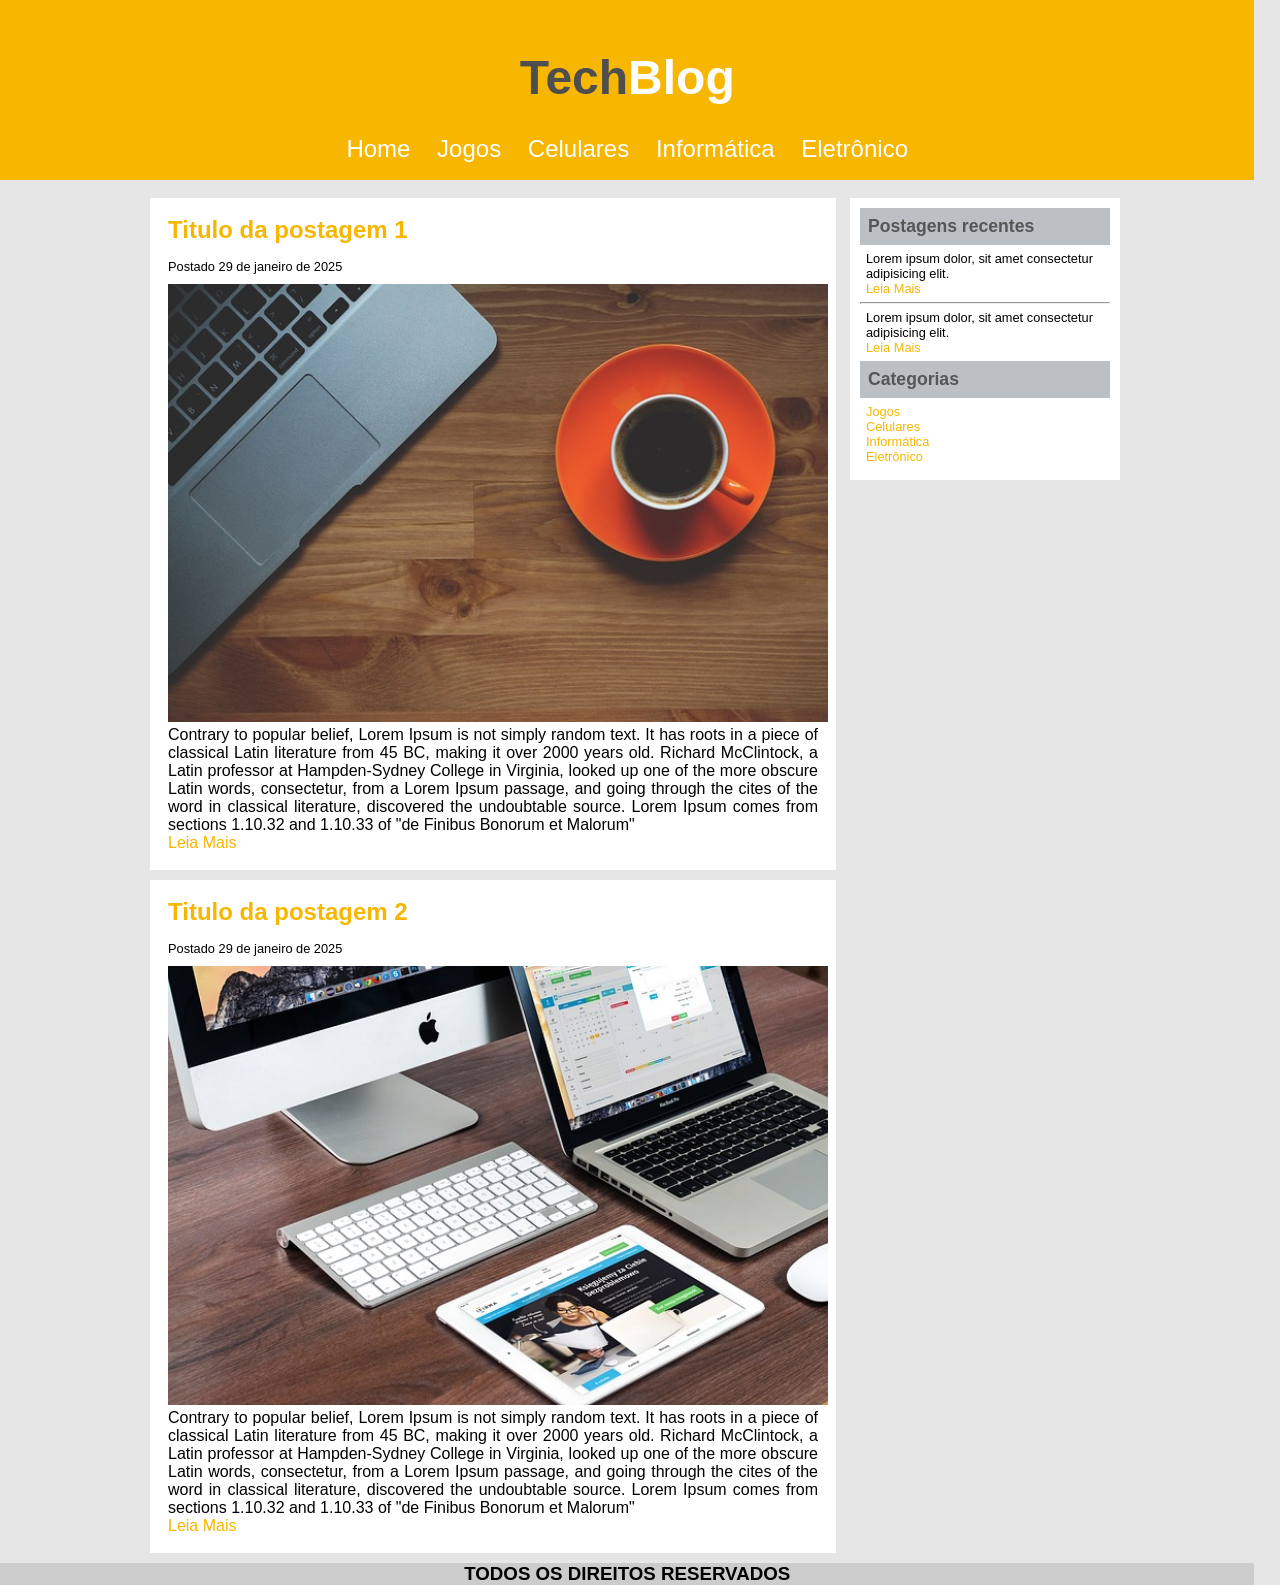
<file: projeto-tecblog/index.html>
<!DOCTYPE html>
<html lang="pt-br">
<head>
    <meta charset="UTF-8">
    <meta name="viewport" content="width=device-width, initial-scale=1.0">
    <title>TecBlog</title>
    <link rel="stylesheet" href="style.css">
</head>
<body>
    <div id="cabecalho">
        <div>
            <h1 id="h1" class="logo">Tech</h1><h1 id="h1-2" class="logo">Blog</h1>
        </div>
        <div id="links">
            <a href="home.html">Home</a>
            <a href="jogos.html">Jogos</a>
            <a href="celulares.html">Celulares</a>
            <a href="informatica.html">Informática</a>
            <a href="eletronico.html">Eletrônico</a>
        </div>

    </div>

    <div id="principal">

            <div class="postagem">
                <h4>Postagens recentes</h4>
                <div class="postagem-recentes">
                    <p>Lorem ipsum dolor, sit amet consectetur adipisicing elit.</p>
                    <a href="#">Leia Mais</a>
                </div>
                    <hr>
                <div class="postagem-recentes">
                    <p>Lorem ipsum dolor, sit amet consectetur adipisicing elit.</p>
                    <a href="#">Leia Mais</a>
                </div>
                    
                <h4>Categorias</h4>
                    <div class="postagem-recentes">
                    <a href="jogos.html">Jogos</a>
                    <a href="celulares.html">Celulares</a>
                    <a href="informatica.html">Informática</a>
                    <a href="eletronico.html">Eletrônico</a>
                </div>
        </div>
        <!-- Inicio Do conteudo -->
       <div id="conteudo"> 
        
            <h2>Titulo da postagem 1</h2>

            <p><span>Postado 29 de janeiro de 2025</span></p>
        
            <img src="imagens/imagem1.jpg" alt="img-principal">

            <p>Contrary to popular belief, Lorem Ipsum is not simply random text. It has roots in a piece of classical Latin literature from 45 BC, making it over 2000 years old. Richard McClintock, a Latin professor at Hampden-Sydney College in Virginia, looked up one of the more obscure Latin words, consectetur, from a Lorem Ipsum passage, and going through the cites of the word in classical literature, discovered the undoubtable source. Lorem Ipsum comes from sections 1.10.32 and 1.10.33 of "de Finibus Bonorum et Malorum"</p>
            <a href="leia-mais.html">Leia Mais</a>
         </div>
         <div id="conteudo2"> 
        
            <h2>Titulo da postagem 2</h2>

            <p><span>Postado 29 de janeiro de 2025</span></p>
        
            <img src="imagens/imagem2.jpg" alt="img-principal">

            <p>Contrary to popular belief, Lorem Ipsum is not simply random text. It has roots in a piece of classical Latin literature from 45 BC, making it over 2000 years old. Richard McClintock, a Latin professor at Hampden-Sydney College in Virginia, looked up one of the more obscure Latin words, consectetur, from a Lorem Ipsum passage, and going through the cites of the word in classical literature, discovered the undoubtable source. Lorem Ipsum comes from sections 1.10.32 and 1.10.33 of "de Finibus Bonorum et Malorum"</p>
            <a href="leia-mais.html">Leia Mais</a>
         </div>
         <!-- IFim Do Conteúdo -->
    </div>
    <div id="rodape">
        <h3>TODOS OS DIREITOS RESERVADOS</h3>

    </div>
</body>
</html>
</file>
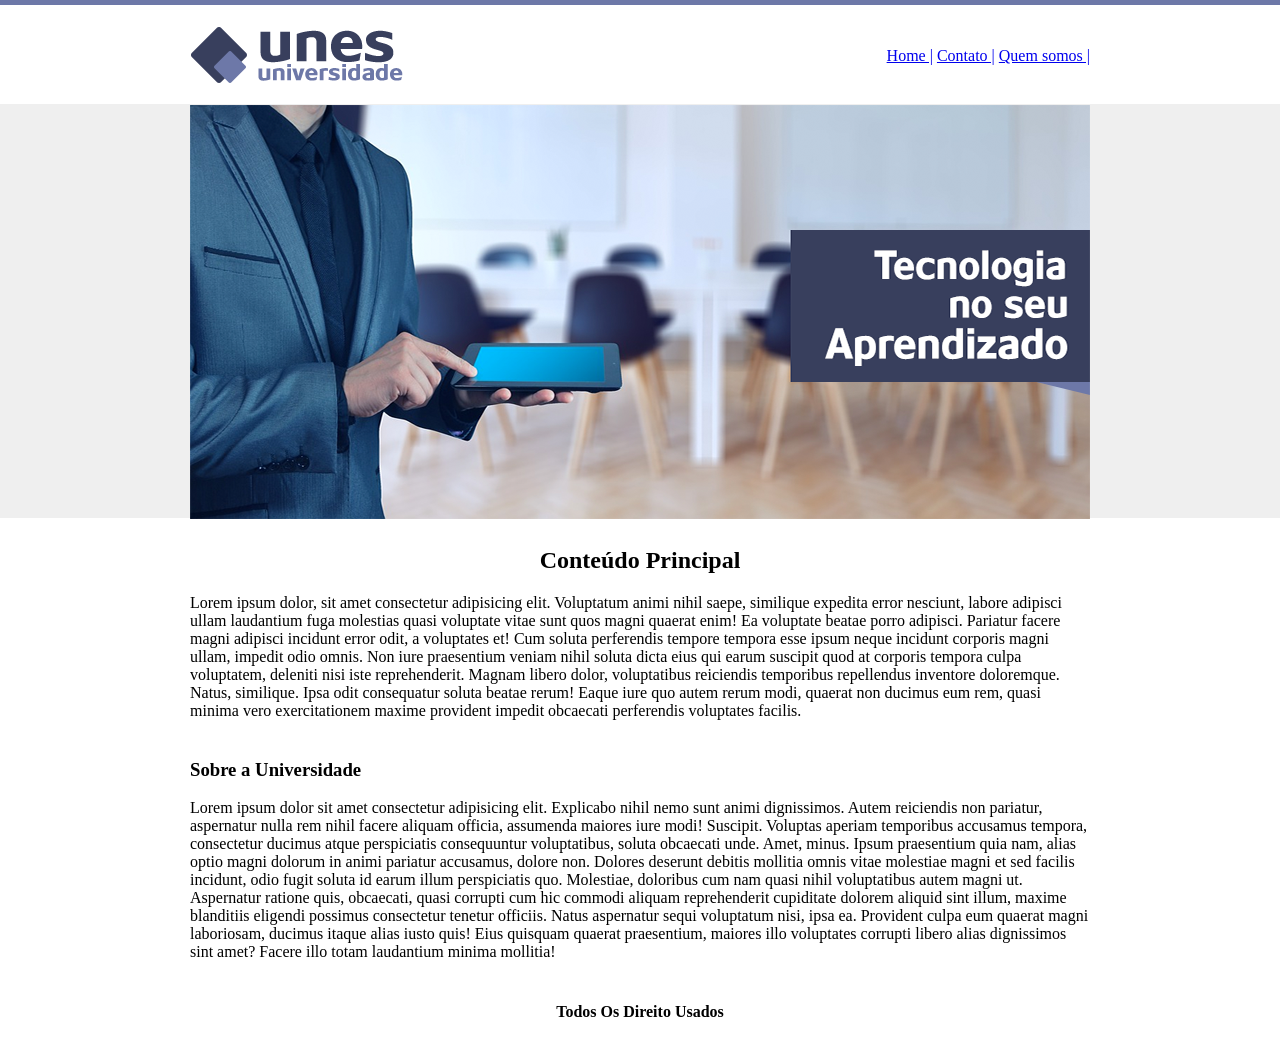
<file: projeto-unit/index.html>
<!DOCTYPE html>
<html lang="pt-br">
<head>
    <meta charset="UTF-8">
    <meta name="viewport" content="width=device-width, initial-scale=1.0">
    <title>Document</title>
</head>
<body background="imagens/fundo.png">
    <table width="900px" align="center">
        <tr>
        <td height="90px"><img src="imagens/logo.png" alt="logo"></td>
        <td align="right">
            <a href="index.html" target="_blank">Home |</a>
            <a href="contato.html" target="_blank">Contato |</a>
            <a href="quem.html" target="_blank">Quem somos |</a>
        </td>
        </tr>
        <tr>
            <td colspan="2">
                <img src="imagens/capa.png" alt="capa">
            </td>
        </tr>
        <tr>
            <td colspan="2" align="center"><h2>Conteúdo Principal</h2>
            <p align="left">
                Lorem ipsum dolor, sit amet consectetur adipisicing elit. Voluptatum animi nihil saepe, similique expedita error nesciunt, labore adipisci ullam laudantium fuga molestias quasi voluptate vitae sunt quos magni quaerat enim!
                Ea voluptate beatae porro adipisci. Pariatur facere magni adipisci incidunt error odit, a voluptates et! Cum soluta perferendis tempore tempora esse ipsum neque incidunt corporis magni ullam, impedit odio omnis.
                Non iure praesentium veniam nihil soluta dicta eius qui earum suscipit quod at corporis tempora culpa voluptatem, deleniti nisi iste reprehenderit. Magnam libero dolor, voluptatibus reiciendis temporibus repellendus inventore doloremque.
                Natus, similique. Ipsa odit consequatur soluta beatae rerum! Eaque iure quo autem rerum modi, quaerat non ducimus eum rem, quasi minima vero exercitationem maxime provident impedit obcaecati perferendis voluptates facilis.
                 
            </p></td>
        </tr>
        <tr>
            <td colspan="2">
                <h3> Sobre a Universidade</h3>
                <p>Lorem ipsum dolor sit amet consectetur adipisicing elit. Explicabo nihil nemo sunt animi dignissimos. Autem reiciendis non pariatur, aspernatur nulla rem nihil facere aliquam officia, assumenda maiores iure modi! Suscipit.
                Voluptas aperiam temporibus accusamus tempora, consectetur ducimus atque perspiciatis consequuntur voluptatibus, soluta obcaecati unde. Amet, minus. Ipsum praesentium quia nam, alias optio magni dolorum in animi pariatur accusamus, dolore non.
                Dolores deserunt debitis mollitia omnis vitae molestiae magni et sed facilis incidunt, odio fugit soluta id earum illum perspiciatis quo. Molestiae, doloribus cum nam quasi nihil voluptatibus autem magni ut.
                Aspernatur ratione quis, obcaecati, quasi corrupti cum hic commodi aliquam reprehenderit cupiditate dolorem aliquid sint illum, maxime blanditiis eligendi possimus consectetur tenetur officiis. Natus aspernatur sequi voluptatum nisi, ipsa ea.
                Provident culpa eum quaerat magni laboriosam, ducimus itaque alias iusto quis! Eius quisquam quaerat praesentium, maiores illo voluptates corrupti libero alias dignissimos sint amet? Facere illo totam laudantium minima mollitia!
                </p>
            </td>
        </tr>
        <tr>
            <td colspan="2" align="center">
                <h4>Todos Os Direito Usados</h4>
            </td>
        </tr>
    </table>
</body>
</html>
</file>
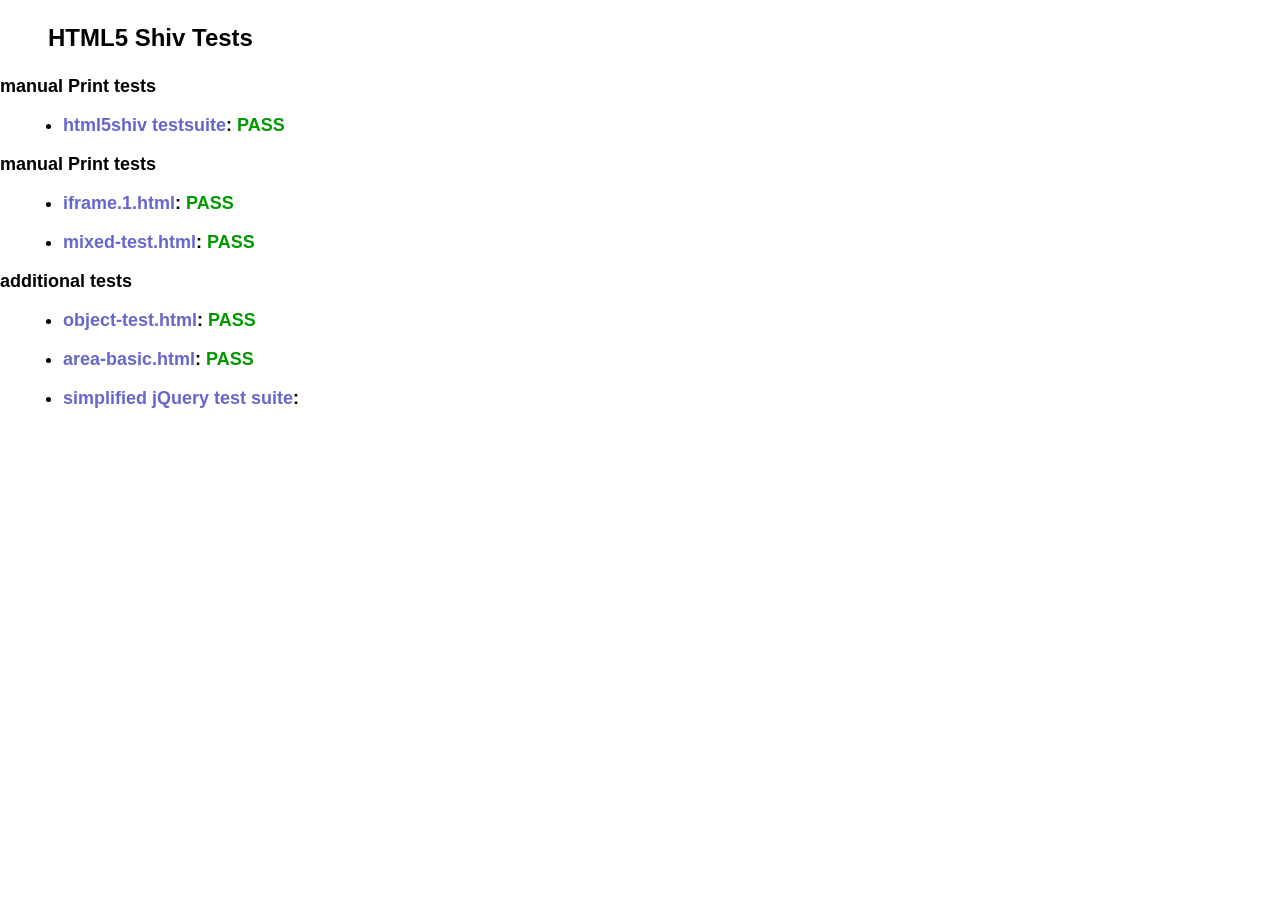
<file: projeto-museu/bower_components/html5shiv/test/index.html>
<!doctype html>
<html>
	<head>
		<meta charset="utf-8">
		<title>IE&lt;9 HTML5 Shiv Tests</title>
		<link rel="stylesheet" href="style.css">
		<script src="../src/html5shiv-printshiv.js"></script>
	</head>
	<body>
		<h1>
			HTML5 Shiv Tests
		</h1>
		<h2>manual Print tests</h2>
		<ul>
			<li>
				<a href="html5shiv.html">html5shiv testsuite</a>: <span class="pass">PASS</span>
			</li>
			
		</ul>
		<h2>manual Print tests</h2>
		<ul>
			<li>
				<a href="iframe.1.html">iframe.1.html</a>: <span class="pass">PASS</span>
			</li>
			<li>
				<a href="mixed-test.html">mixed-test.html</a>: <span class="pass">PASS</span>
			</li>
			
		</ul>
		<h2>additional tests</h2>
		<ul>
			
			<li>
				<a href="object-test.html">object-test.html</a>: <span class="pass">PASS</span>
			</li>
			
			<li>
				<a href="highcharts/area-basic.html">area-basic.html</a>: <span class="pass">PASS</span>
			</li>
			<li>
				<a href="jquery-1.7.1/index.html">simplified jQuery test suite</a>:
			</li>
		</ul>
	<body>
</html>
</file>
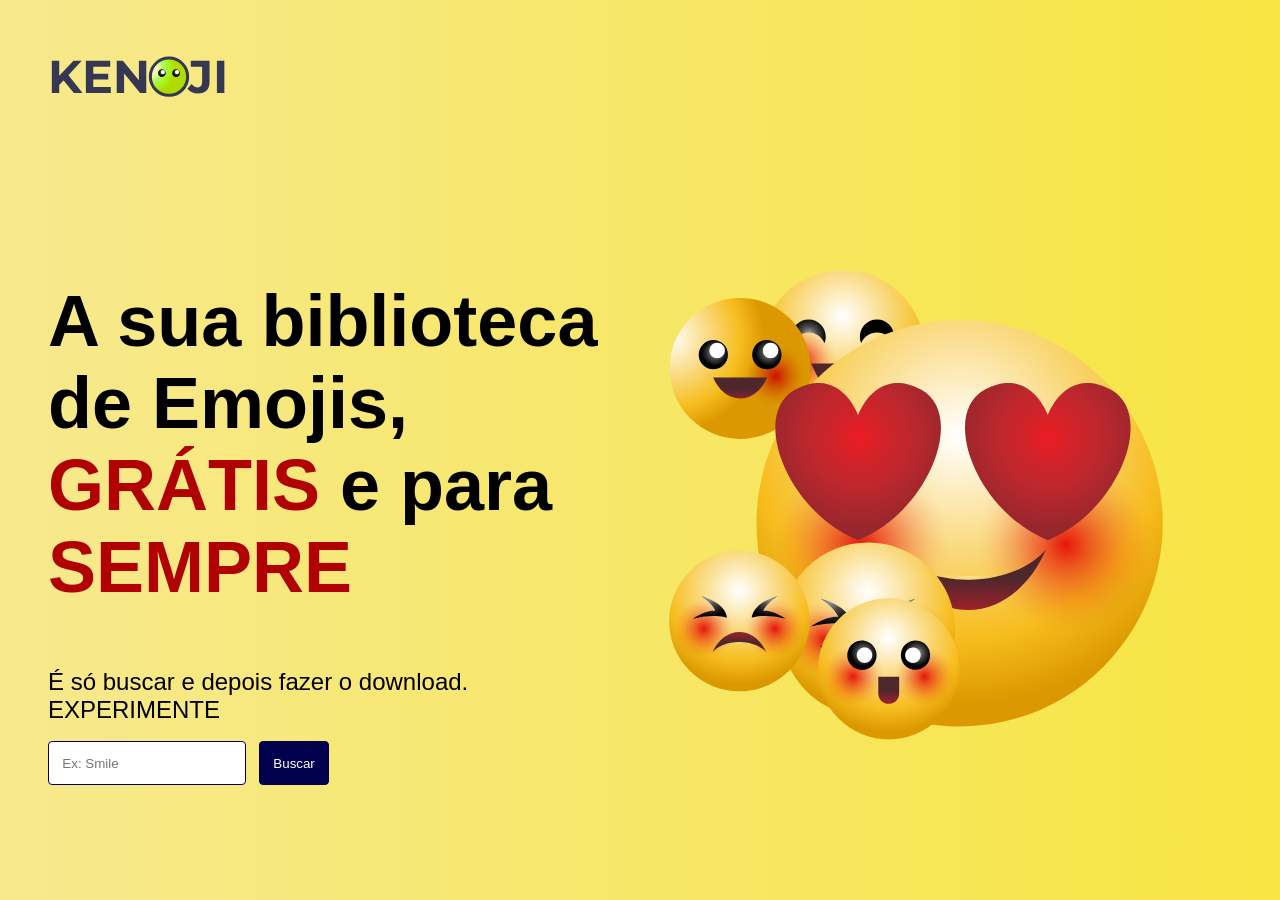
<file: projeto-emoji-animated/kenoji.html>
<!DOCTYPE html>
<html lang="en">

<head>
    <meta charset="UTF-8">
    <meta http-equiv="X-UA-Compatible" content="IE=edge">
    <meta name="viewport" content="width=device-width, initial-scale=1.0">
    <title>Kenoji</title>
    <link rel="preconnect" href="https://fonts.googleapis.com">
    <link rel="preconnect" href="https://fonts.gstatic.com" crossorigin>
    <link href="https://fonts.googleapis.com/css2?family=Montserrat:wght@300;400;700&display=swap" rel="stylesheet">
    <link rel="stylesheet" href="style/style.css">
</head>

<body>
    <div id="wrapper">
        <header>
            <img src="images/logo.svg" alt="Kenoji">
        </header>
        <main>
            <section>
                <h1>A sua biblioteca de Emojis, <strong>grátis</strong> e para <strong>sempre</strong></h1>

                <p>É só buscar e depois fazer o download. <br>
                    <span class="upper">Experimente</span>
                </p>
                <form action="">
                    <input type="text" placeholder="Ex: Smile">
                    <input type="submit" value="Buscar">
                </form>
            </section>
            <div class="animation">
                <img src="images/emoji-1.svg" alt="">
                <img src="images/emoji-2.svg" alt="">
                <img src="images/emoji-3.svg" alt="">
                <img src="images/emoji-4.svg" alt="">
                <img src="images/emoji-5.svg" alt="">
                <img src="images/emoji-6.svg" alt="">
            </div>
        </main>
    </div>
</body>

</html>
</file>
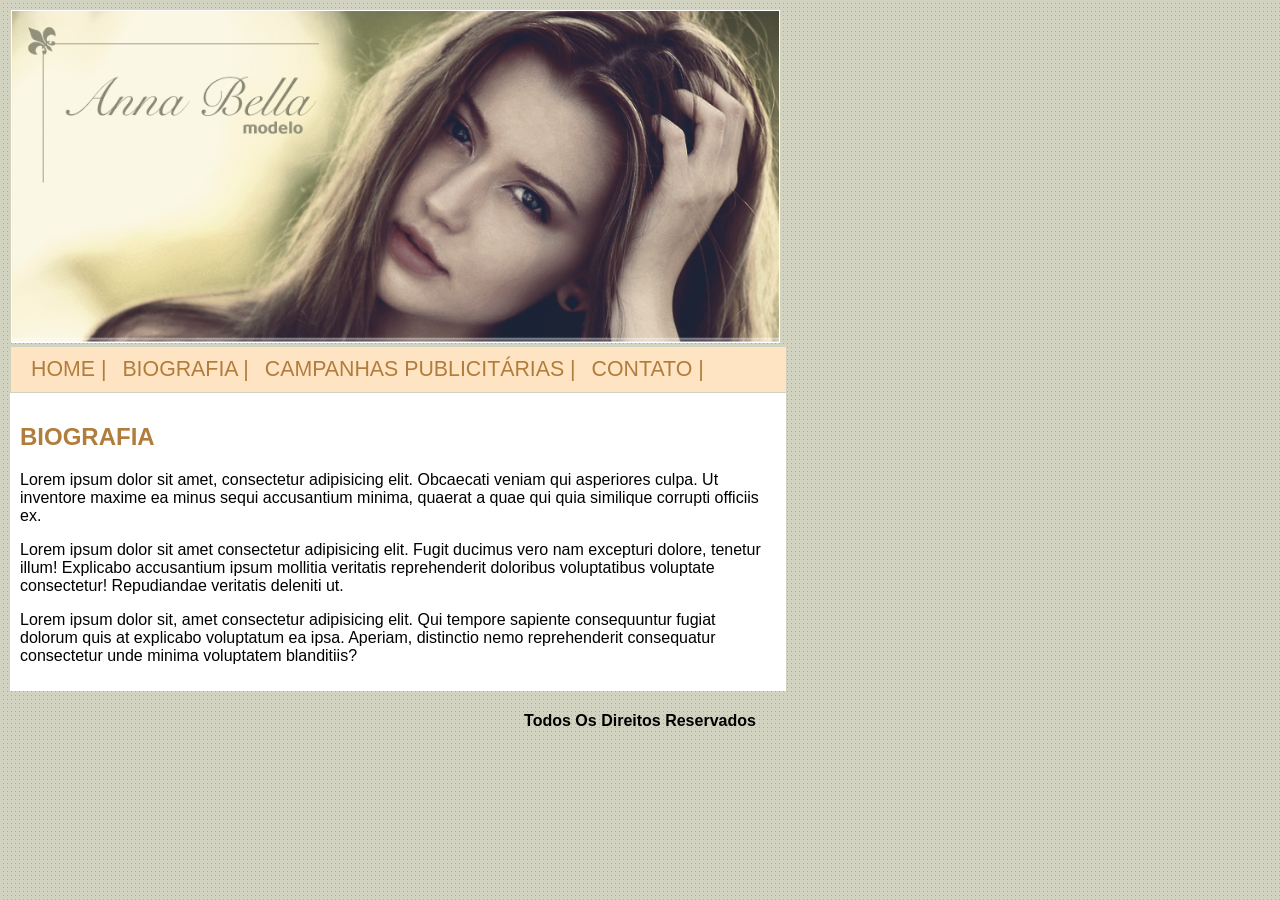
<file: projeto-modelo/biografia.html>
<!DOCTYPE html>
<html lang="pt-br">
<head>
    <meta charset="UTF-8">
    <meta name="viewport" content="width=device-width, initial-scale=1.0">
    <title>Projeto Modelo</title>
    <link rel="stylesheet" href="style.css">
</head>
<body>
    <header>
        <img src="imagens/capa.png" alt="foto-capa">
        <div>
            <a href="index.html">HOME | </a> 
            <a href="biografia.html">BIOGRAFIA | </a> 
            <a href="campanha.html">CAMPANHAS PUBLICITÁRIAS | </a> 
            <a href="contato.html">CONTATO | </a>
    </div>

    </header>
    <main>
        <h2>BIOGRAFIA</h2>
        <p>Lorem ipsum dolor sit amet, consectetur adipisicing elit. Obcaecati veniam qui asperiores culpa. Ut inventore maxime ea minus sequi accusantium minima, quaerat a quae qui quia similique corrupti officiis ex.</p>
       
        <p>Lorem ipsum dolor sit amet consectetur adipisicing elit. Fugit ducimus vero nam excepturi dolore, tenetur illum! Explicabo accusantium ipsum mollitia veritatis reprehenderit doloribus voluptatibus voluptate consectetur! Repudiandae veritatis deleniti ut.</p>
        
        <p>Lorem ipsum dolor sit, amet consectetur adipisicing elit. Qui tempore sapiente consequuntur fugiat dolorum quis at explicabo voluptatum ea ipsa. Aperiam, distinctio nemo reprehenderit consequatur consectetur unde minima voluptatem blanditiis?</p>
    </main>
    <footer>
        <h4> Todos Os Direitos Reservados</h4>
    </footer>
</body>
</html>
</file>
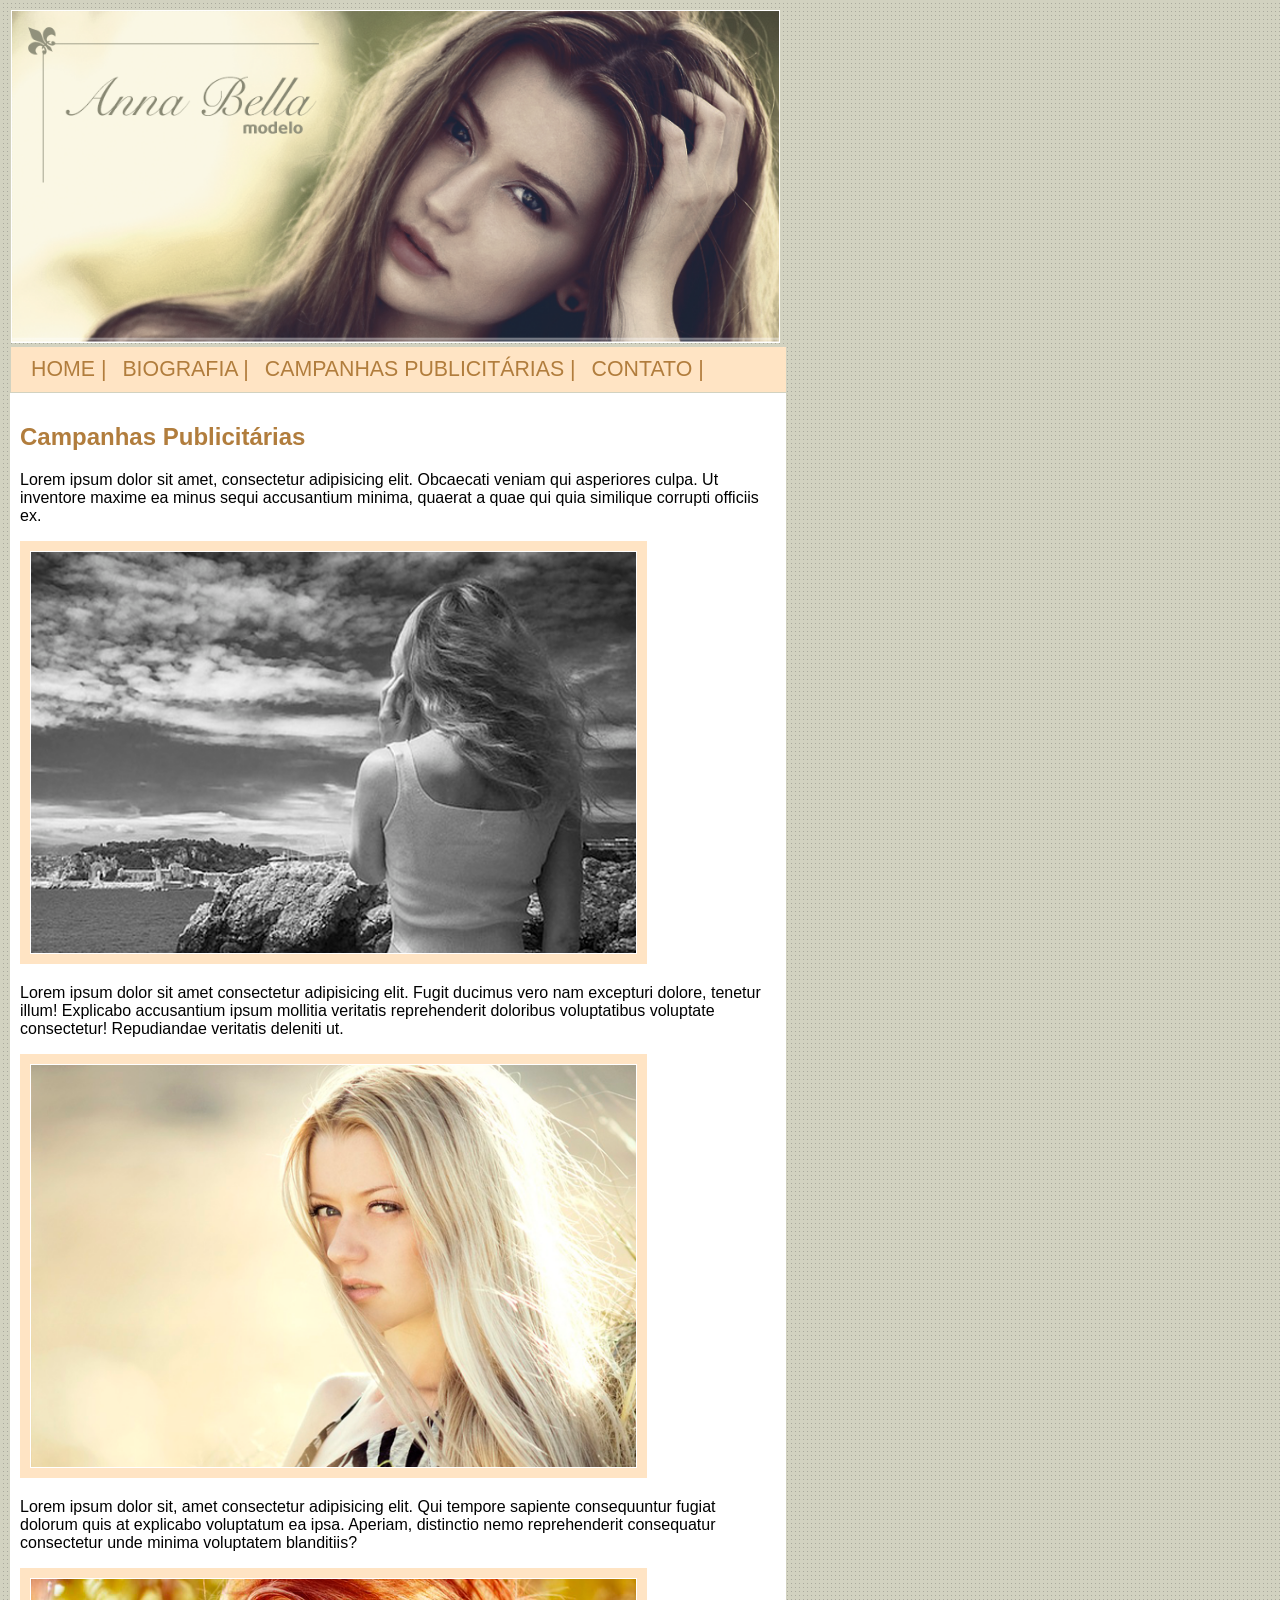
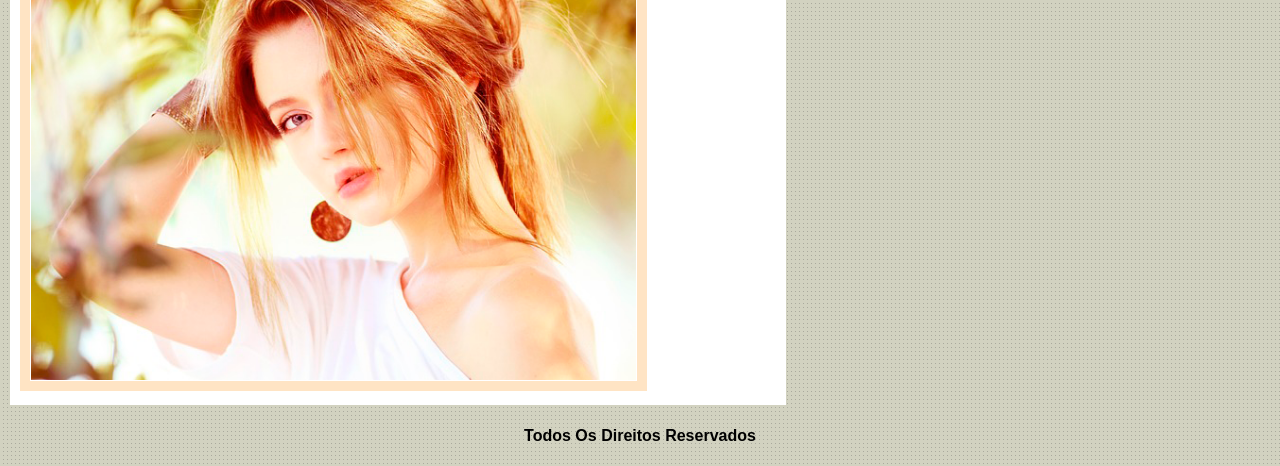
<file: projeto-modelo/campanha.html>
<!DOCTYPE html>
<html lang="pt-br">
<head>
    <meta charset="UTF-8">
    <meta name="viewport" content="width=device-width, initial-scale=1.0">
    <title>Projeto Modelo</title>
    <link rel="stylesheet" href="style.css">
</head>
<body>
    <header>
        <img src="imagens/capa.png" alt="foto-capa">
        <div>
                <a href="index.html">HOME | </a> 
                <a href="biografia.html">BIOGRAFIA | </a> 
                <a href="campanha.html">CAMPANHAS PUBLICITÁRIAS | </a> 
                <a href="contato.html">CONTATO | </a>
        </div>

    </header>
    <main>
        <h2>Campanhas Publicitárias</h2>
        <p>Lorem ipsum dolor sit amet, consectetur adipisicing elit. Obcaecati veniam qui asperiores culpa. Ut inventore maxime ea minus sequi accusantium minima, quaerat a quae qui quia similique corrupti officiis ex.</p>
        <img src="imagens/foto1.png" alt="foto-campanha">
        <p>Lorem ipsum dolor sit amet consectetur adipisicing elit. Fugit ducimus vero nam excepturi dolore, tenetur illum! Explicabo accusantium ipsum mollitia veritatis reprehenderit doloribus voluptatibus voluptate consectetur! Repudiandae veritatis deleniti ut.</p>
        <img src="imagens/foto2.png" alt="foto2-campanha">
        <p>Lorem ipsum dolor sit, amet consectetur adipisicing elit. Qui tempore sapiente consequuntur fugiat dolorum quis at explicabo voluptatum ea ipsa. Aperiam, distinctio nemo reprehenderit consequatur consectetur unde minima voluptatem blanditiis?</p>
        <img src="imagens/foto3.png" alt="foto-campanha3">
    </main>
    <footer>
            <h4> Todos Os Direitos Reservados</h4>
    </footer>
</body>
</html>
</file>
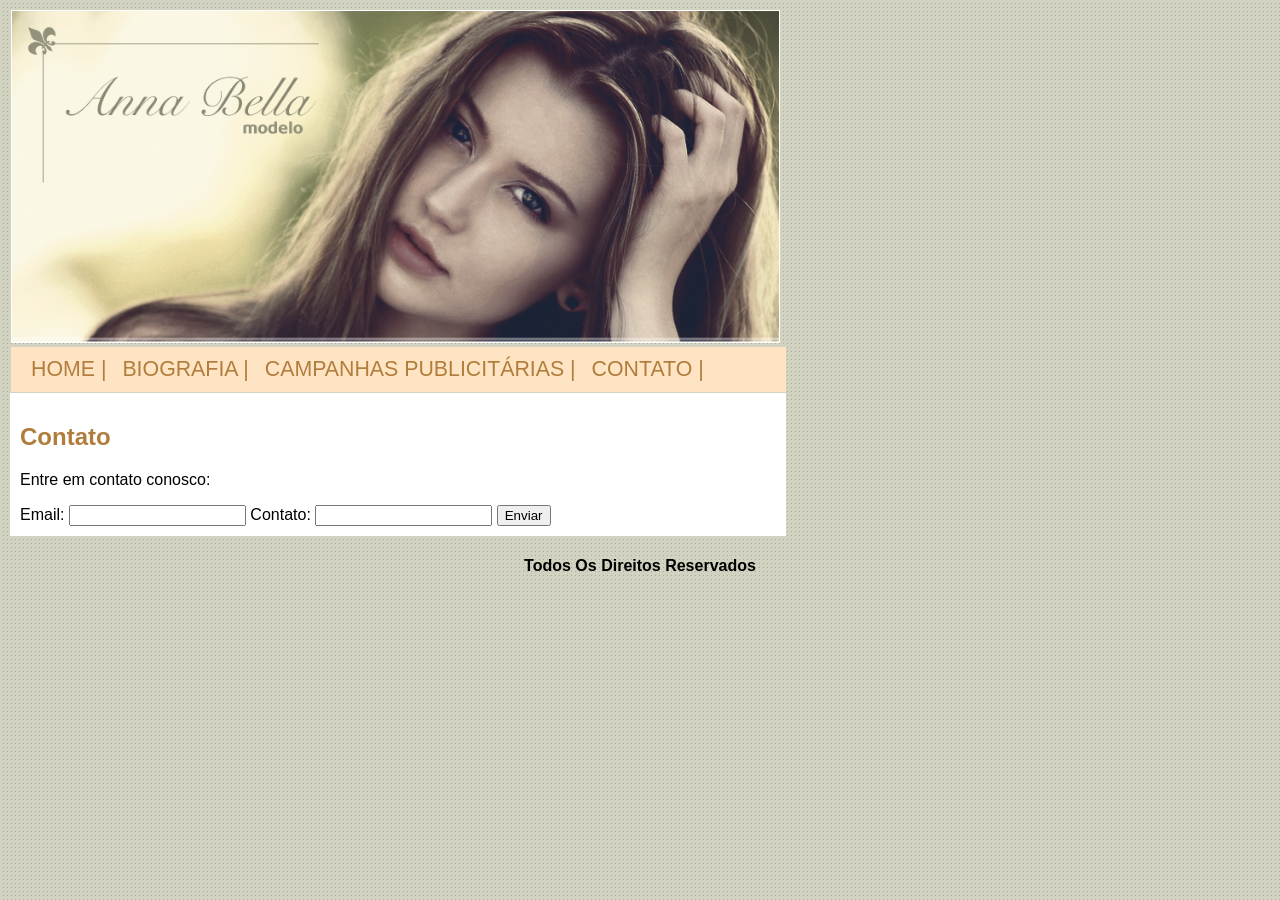
<file: projeto-modelo/contato.html>
<!DOCTYPE html>
<html lang="pt-br">
<head>
    <meta charset="UTF-8">
    <meta name="viewport" content="width=device-width, initial-scale=1.0">
    <title>Projeto Modelo</title>
    <link rel="stylesheet" href="style.css">
</head>
<body>
    <header>
        <img src="imagens/capa.png" alt="foto-capa">
        <div>
            <a href="index.html">HOME | </a> 
            <a href="biografia.html">BIOGRAFIA | </a> 
            <a href="campanha.html">CAMPANHAS PUBLICITÁRIAS | </a> 
            <a href="contato.html">CONTATO | </a>
    </div>

    </header>
    <main>
        <h2>Contato</h2>
        <p>Entre em contato conosco:</p>
       <form action="">
            Email:
            <input type="email" name="email" id="email">
            Contato:
            <input type="number">
            
            <input type="submit" value="Enviar">
        </form>
    </main>
    <footer>
        <h4> Todos Os Direitos Reservados</h4>
    </footer>
</body>
</html>
</file>
<file: projeto-chale/style.css>
*{
    margin: 0px;
    padding: 0px;
}
body{
    font-family: 'Trebuchet MS', 'Lucida Sans Unicode', 'Lucida Grande', 'Lucida Sans', Arial, sans-serif;
    background: #fff url(imagens/bg.png);
    margin: 15px;
}

#container{
    background: #ede9cc;
    margin: 0 auto;
    min-width: 740px;
    max-width: 1180px;
}
                             /*COMEÇO DA FORMATAÇÃO CABEÇALHO*/
#cabecalho{
    position: relative;
    height: 15.4em;
    min-height: 250px;
}
#cabecalho-logo{
    background: url(imagens/topo-imagem-principal.png) no-repeat;
    position: absolute;
    top: 0;
    left: 0;
    width: 100%;
    height: 250px;
}
#cabecalho-lateral{
    position: absolute;
    top: 0;
    right: 0;
    width: 450px;
    height: 250px;
    background: url(imagens/topo-imagem-lateral.png) no-repeat;
}
li{
    list-style: none;
    padding: 4px;
}
#cabecalho-conteudo{
    margin-left: 90px;
    margin-right: 15px;
    padding-top: 15px;
}
#cabecalho-locais{
    border-top: #7a702b solid 1px;
    border-bottom: #7a702b solid 1px;
    padding-top: 5px;
    padding-bottom: 5px;
    font-size: 0.7em;
    color: #8b8448;
}
#cabecalho-locais .local{
    float: left;
    line-height: 2.1em;
}
#cabecalho-locais .reservar{
    text-transform: uppercase;
    float: right;
    text-decoration: none;
    padding: 5px 10px;
    color:#fff5b0;
    background-color:#a29750;
}
#depoimento{
margin-top: 10px;
}
#depoimento ul{
    float: left;
}
#depoimento img{
    float: right;
}
#depoimento li{
    padding: 5px 0px;
    
}
#depoimento a{
    color: #7a702b;
}
a{
    text-decoration: none;
}
.clear{
    clear: both;
}

                           /*FIM DA FORMATAÇÃO CABEÇALHO*/


                            /*COMEÇO DA FORMATAÇÃO CONTEUDO*/
#area-conteudo{
    width: 708px;
    float: left;
    background: #EFEACC url(imagens/bg-area-principal.png) repeat-x;
}
#conteudo{
    margin: 15px;
    height: 405px;
    text-align: justify;
}
#conteudo h2{
    margin-bottom: 5px;
    font-size: 1.3em;
    color: #7a702b;
}
#conteudo p{
    margin-bottom: 15px;
    font-size: 1.2em;
}
#area-lateral{
    width: 472px;
   float: right;
   background: #DED9B7 url(imagens/bg-area-lateral.png) repeat-x;
}
#conteudo-lateral{
    margin: 15px;
}

#conteudo-lateral li{
    border-bottom: #615B2D solid 1px;
    height: 100px;
    
}

#conteudo-lateral li>a img {
    float: left;
    margin-right: 10px;
}
#conteudo-lateral li>a h3 {
    font-size: 0.9em;
    color: #615B2D;
    text-transform: uppercase;
    padding-bottom: 5px;
    background: url(imagens/ornamento.png) no-repeat top right;
}
#conteudo-lateral li>a p{
    color: #7a702b;
}
a:hover{
    background-color: #f6f3d6a8;
    padding: 3px;
}
#conteudo-lateral li:hover{
    background-color: #f6f3d6a8;
}
#rodape{
    background: url(imagens/bg-rodape.png ) repeat-x top;
    background-color: #fff;
    padding-top: 20px;
    text-align: center;
    font-size: 1em;
    clear: both;
    width: 1180px;
}
</file>
<file: projeto-dashboard/css/style.css>
/* CONFIGURAÇÃO GERAIS*/

:root{
    --color-primary: #e9e9e9;
    --color-text: #7d7d7dd8;
}
body{
    margin: 0px;
    padding: 0px;
    font-family:Helvetica, sans-serif;
    display: grid;
    grid-template-columns: 11.25em auto;
    grid-template-rows: 3em auto;
}
ul{
    list-style: none;
    margin: 0px;
    padding: 0px;
}
a{
    text-decoration: none;
    color: var(--color-text);
}

/*  FIM CONFIGURAÇÃO GERAIS*/



/* CONFIGURAÇÃO HEADER */

header{
    position: sticky;
    top: 0;
    height: 100vh;
    display: grid;
    border-right:0.1px solid rgba(0, 0, 0, 0.186);
    background-color: var(--color-primary);
    grid-column: 1/2;
    grid-row: 1/-1;
}

header span{
    display: block;
    text-align: center;
    padding-top: 1em;
    padding-bottom: 0.2em;
    font-size: 1.52em;
    font-weight: 500;
    text-transform: uppercase;
}

header ul{
    margin-top: 3em;
}

header li, header #logout-header{
    padding-left: 0.8em;
    font-size: 1.2em;
    line-height: 2em;
    & a{
        font-weight: 100;
        display: flex;
        align-items: center;
    }
    & svg{
        padding-right:9px; 
    }
}

#border-bottom-list-header{
    border-bottom: 0.1px solid rgba(0, 0, 0, 0.507);
    padding-bottom: 0.5em;
}

#logout-header{
    position: absolute;
    bottom: 1em;
    left: 1em;
}

/* FIM CONFIGURAÇÃO HEADER */



/* CONFIGURAÇÃO SECTION SETTINGS ACCOUNT */


#setting-account{
    background-color: var(--color-primary);
    grid-column: 2/-1;
    grid-row: 1/2;
    z-index: 1;
    position: relative;
}
#setting-account ul{
    padding-left: 2em;
    padding-top: 1em;
    max-width: 95%;
}
#setting-account li {
    display: inline-block; 
    padding-right: 4em;
    & a{
        font-size: 1.2em;
        display: flex;
        align-items: center;
    }
    & svg{
        padding-right:5px; 
    }
}
#copyright-setting{
    position: absolute;
    top: 0.5em;
    right: 3em;
   & p{
    text-align: center;
    color: var(--color-text);
    margin: 0px;
   }
}


/* FIM CONFIGURAÇÃO SECTION SETTINGS ACCOUNT */




main{
    background-color: #d3d3d3;
    grid-column: 2/-1;
    grid-row: 2/-1;
    gap: 1em;
    display: grid;
    grid-template-columns: 0.5fr 0.5fr;
    grid-template-rows: 5em 1fr 1fr;
}
.initial-main{
    grid-column: 1/-1;
    grid-row: 1/2;
    background-color: var(--color-primary);
    border-radius: 0.5em;
    display: flex;
    margin: 0.5em;
    justify-content: space-around;
    align-items: center;
}
.initial-main-text{
    border-right: solid 0.5px rgb(0, 0, 0);
    padding-right: 2em;
    color: var(--color-text);
}
#main-numbers{
    color: #3b77e6;
    padding-left: 0.6em;
    font-size: 1.3em;
}
.initial-main-button>button{
    color: white;
    border: solid 0.5px rgb(0, 0, 0);
    padding: 0.5em 1em;
    border-radius: 0.3em;
    font-size: 1em;
    background-color: #3b77e6;
}

.main-picture-medium{
    grid-column: 1/-1;
    grid-row: 2/3;
    display: flex;
    text-align: center;
    justify-content: center;
}
.main-picture-img{
    width: 87.6%;
}
.main-picture{
    width: 100%;
}

.main-picture-two{
    grid-column: 1/-1;
    display: flex;
    justify-content: space-evenly;
}
</file>
<file: projeto-hotel-angels/css/style.css>
:root{
    --primary:#800080;
    --secoundary:color-mix(in srgb, rgb(128, 0, 128), white 40%);
}

body{
    margin: 0px;
    padding: 0px;
    font-family: 'Segoe UI', Tahoma, Geneva, Verdana, sans-serif;
}
li {
    list-style: none;
    
}
a{
    text-decoration: none;
}
/*-----------CONFIGURAÇÃO PADRÃO DO WEBSITE-----------*/


/*-----------COMEÇO BARRA DE NAVEGAÇÃO-----------*/


header{
    max-width: 71em;
    margin: auto;
    text-align: center;
}
nav{
    background-color: var(--primary);
    text-align: center;
}
ul {
    margin: 0px;
    padding: 0px;
}

#barra-nav > li:hover{
    background-color: var(--secoundary);
    transition: all 0.6s ease-out;
}
#barra-nav > li > a{
    padding: 0.625em;
    display: block;
    color: white;
    text-transform: uppercase;
}
/*-----------FIM BARRA DE NAVEGAÇÃO-----------*/

/*-----------COMEÇO SECTION-----------*/
.heroBanner{
    padding: 2em;
    text-align: center;
}
.heroBanner-iconPlay{
    height: 5em;
    width: 5em;
    margin: auto;
    display: none;
    & img{
        width: 100%;
    }
}
.heroBanner-title{
    font-weight: 500;
    font-size: 1.5em;
    text-transform: uppercase;
    color: var(--primary);
}
.heroBanner-subtitle{
    font-weight: 400;
    font-size: 1em;
    color: var(--primary);
}
.heroBanner-btn{
    display: inline-block;
    color: white;
    text-transform: uppercase;
    border-radius: 0.5em;
    text-shadow: 0.8px 1px 7px rgba(0, 0, 0, 0.527);
    background-color: #37A0A1;
    padding: 0.8em 1.5em;
}
.heroBanner-btn:hover{
    box-shadow: 0px 0px 10px var(--secoundary);
    transition: all 0.3s;
}
/*-----------FIM SECTION-----------*/

/*-----------COMEÇO MIDDLE-----------*/

.middleContent{
    padding: 1em;
}
.middleContent .maxWidth{
    margin: auto;
    max-width: 71em;
}
.row {
    display: flex;
    flex-wrap: wrap;
}
.col{
    flex:1 0 auto;
    width: 100%;
}
.col-sm-12{
    width: 100%;
}

.col>a{
    display: inline-block;
    text-align: center;
    padding: 1em;
    & h3 {
        color: var(--primary);
        text-transform: uppercase;
        font-weight: 500;
        font-size: 1.4em;
    }
    & p {
        color: var(--secoundary);
        font-size: 1em;
        text-align: justify;
    }

    /*-----------FIM MIDDLE-----------*/   
}

/*------COMEÇO MAIN-CONTENT------*/
.mainContent{
    display: flex;
    background-color: #d0cfcf65;
}
.mainContent-article{
    padding:1em 2em ;
    border-top: 1px solid var(--primary);
    border-bottom: 1px solid var(--primary);
}
.mainContent-title{
    color: var(--primary);
    text-transform: uppercase;
    letter-spacing: 0.2em;
    font-size: 1.3em;
    font-weight: normal;
}

.mainContent-img{
    width: 100%;
    & img{
        width: 100%;
        border-radius: 5px;
        box-shadow: 3px 1px 4px black;
    }
}
footer{
    background-color: rgb(29, 29, 80);
    color: white;
    padding: 1em;
    text-align: center;
}

@media screen and (min-width:36.25em) {
    .mainContent-article{
        display: flex;
    }
    
    .mainContent-img{
        margin-right: 1em;
        max-width: 13em;
    }
}

                        /*----------- TABLETS RESPONSIVIDADE-----------*/


@media screen and (min-width:45em) {

/*---RESPONSIVIDADE BARRA DE NAVEGAÇÃO------*/

    header{
        display: flex;
        justify-content: space-between;
    }

    nav{
        display: flex;
        background-color: white;
    }
    
    #barra-nav{
        display: flex;
        justify-content: center;
        align-items: center;
    }

    #barra-nav > li:hover{
        background-color: color-mix(in srgb, rgba(128, 0, 128, 0.384), white 50%);
        border-radius: 2px;
    }
    
    #barra-nav > li > a{
        color: var(--primary);
    }
    

    /*-FIM RESPONSIVIDADE BARRA DE NAVEGAÇÃO---*/


    /*---RESPONSIVIDADE COMEÇO HEROBANNER---*/

    .heroBanner{
        background: var(--primary);
        
    }

    .heroBanner-iconPlay{
        display:block;
    }

    .heroBanner-title{
        color: white;
    }

    .heroBanner-subtitle{
        color: white;
    }

    /*---FIM RESPONSIVIDADE HEROBANNER---*/


    /*----RESPONSIVIDADE COMEÇO MIDDLE--*/
    .col-md-6{
        width:50%;
    }
}



                        /*-----------MONITORES RESPONSIVIDADE-----------*/



@media screen and (min-width:56.25em) {

    /*-----COMEÇO HEROBANNER-----*/

    .heroBanner{
        background: url(../images/bg_topo_1198x670.jpg);
        aspect-ratio: 1198 / 670;
        display: flex;
        justify-content: center;
        align-items: flex-end;
    }

    .heroBanner .maxWidth{
        width: 70%;
        margin-bottom: 4em;
    }

    /*-----FIM HEROBANNER-----*/

}
                    /*-----------MONITORES GRANDES RESPONSIVIDADE-----------*/
@media screen and (min-width:72em) {

    /*-----COMEÇO HERO BANNER-----*/

    .heroBanner{
        background-image:linear-gradient(to top, var(--primary) , transparent), url(../images/bg_topo_1600x1374.jpg);
        background-repeat: no-repeat;
        background-position:center top;
        margin: auto;
        max-height:80dvh;
        width:96.6%;
    }

    .heroBanner .maxWidth {
        width: 50%;
        
    }

    .heroBanner-iconPlay{
        height: 7em;
        width: 7em;
    }

 /*-----FIM HERO BANNER-----*/


/*-----COMEÇO MIDDLE CONTENT-----*/

.col-xl-3{
    width: 25%;
}

 /*-----FIM MIDDLE CONTENT-----*/


/*------COMEÇO MAIN-CONTENT------*/

.mainContent>.row{
    display: flex;
    flex-direction: row;
   
}
.col-xl-6{
    margin: auto;
    width: 40%;
    border: none;
}
}
</file>
<file: projeto-jogo-da-memoria/style.css>
body{
    min-width: 100vw;
    min-height: 100vh;
    margin: 0;
    display: flex;
    justify-content: center;
    align-items: center;
    background-image: radial-gradient(#3f5efb, #aa46fb);
    font-family: roboto;
}
h1{
    font-weight: 100;
    text-align: center;
    font-size: 2.5rem;
    margin-top: 0;
}
main{
    background-color: white;
    width: 620px;
    padding: 2em;
    box-sizing: border-box;
    box-shadow: 0px 15px 20px -10px rgba(0, 0, 0, 0.2);
}
#game {
    display: grid;
    grid-template-columns: repeat(4, 1fr);
    grid-template-rows: repeat(4, 90px);
    gap: 1rem;
    perspective: 600px;
}
.card{
    position: relative;
    box-shadow: 0px 5px 7px rgba(0, 0, 0, 0.2);
    border: 1.5px solid red;
    transform-style: preserve-3d;
    border-radius: 6px;
    transition: transform 0.8s;
}
.card img {
    border-radius: 6px;
    max-width: 100%;
    position: absolute;
    overflow: hidden;
    object-fit: cover;
    width: 100%;
    height: 100%;
    backface-visibility: hidden;
}

.card-front {
    transform: rotateY(180deg);
}
.card:hover{
    cursor: pointer;
}
main:has(#check1:checked) #game .card1,
main:has(#check2:checked) #game .card2,
main:has(#check3:checked) #game .card3,
main:has(#check4:checked) #game .card4,
main:has(#check5:checked) #game .card5,
main:has(#check6:checked) #game .card6,
main:has(#check7:checked) #game .card7,
main:has(#check8:checked) #game .card8,
main:has(#check9:checked) #game .card9,
main:has(#check10:checked) #game .card10,
main:has(#check11:checked) #game .card11,
main:has(#check12:checked) #game .card12,
main:has(#check13:checked) #game .card13,
main:has(#check14:checked) #game .card14,
main:has(#check15:checked) #game .card15,
main:has(#check16:checked) #game .card16 {
    transform: rotateY(180deg);
}
main:has(#check1:focus-visible) #game .card1,
main:has(#check2:focus-visible) #game .card2,
main:has(#check3:focus-visible) #game .card3,
main:has(#check4:focus-visible) #game .card4,
main:has(#check5:focus-visible) #game .card5,
main:has(#check6:focus-visible) #game .card6,
main:has(#check7:focus-visible) #game .card7,
main:has(#check8:focus-visible) #game .card8,
main:has(#check9:focus-visible) #game .card9,
main:has(#check10:focus-visible) #game .card10,
main:has(#check11:focus-visible) #game .card11,
main:has(#check12:focus-visible) #game .card12,
main:has(#check13:focus-visible) #game .card13,
main:has(#check14:focus-visible) #game .card14,
main:has(#check15:focus-visible) #game .card15,
main:has(#check16:focus-visible) #game .card16 {
    outline: 2px solid red;
    outline-offset: 2px;
}
#controls {
    /* display: none; MATA A ACESSIBILIDADE */
    position: absolute;
    clip: rect(1px, 1px, 1px, 1px);
    width: 1px;
    height: 1px;
    overflow: hidden;
}
</file>
<file: projeto-modelo/style.css>
@charset "UTF-8";
body {
    background-image: url(imagens/fundo.png);
    
    margin: 10px;
    font-family: Arial, Helvetica, sans-serif;
}
header {
    padding: 0px;
    margin:1px;
}
header > img {
    width: 61%;
    padding: 1px;
    margin: 0px;
    background-color: white;
}
main > img {
    width: 80%;
    padding: 1px;
    margin: 0px;
    border: 10px solid bisque;
}
div {
    background-color: bisque;
    width: 60%;
    font-size: 16pt;
    padding: 10px;
    
}
div > a {
    padding-left: 10px;
    color: rgb(177, 125, 61);
    text-decoration: none;
    
}

main {
    width: 60%;
    background-color: white;
    padding: 10px;
}
 h2 {
    color: rgb(177, 125, 61);
 }
 h4{
    text-align: center;
 }
</file>
<file: projeto-museu/css/style.css>
/*CONFIGURAÇÃO GERAL DO SITE
----------------------------*/

@charset "UTF-8";
body{
    background: #f4f2ec url(../imagens/fundo.png) repeat-x;
    font: 12pt 'Lucida Grande', 'Lucida Sans Unicode', Geneva, Verdana, sans-serif;
    padding: 0px;
    margin: 0px;
}
#container{
width: 1080px;
margin: 0 auto;
}
a, a:visited, a:active{
    text-decoration: none;
}
li{
    list-style: none;
    
}
header {
    margin-bottom: 40px;
}
.clear{
    clear: both;
}
/* FIM CONFIGURAÇÃO GERAL DO SITE
----------------------------*/


/* COMEÇO LOGO
----------------------------*/
#logo a{
    width: 248px;
    height: 21px;
    text-indent: -3000px;
    display: block;
    background: url(../imagens/logo.png) no-repeat;
    float: left;
    
}

/* FIM LOGO
----------------------------*/
/* COMEÇO BARRA DE NAVEGAÇÃO
----------------------------*/
nav{
    width: 700px;
    float: right;
}
nav ul {
    float: right;
    margin: 0px ;
    display: block;
}
nav a{
    padding: 0 8px;
    color: #9F6913;
    padding-bottom: 3px;
}
nav a:hover{
    color: white;
    
}


/* FIM BARRA DE NAVEGAÇÃO
----------------------------*/

/* COMEÇO PRINCIPAL
----------------------------*/

#conteudo{
    width: 710px;
    float: left;
}
h3{
    color: green;
    text-align: center;
}
article.esquerdo{
    width: 340px;
    float: left;
}
article.direito{
    width: 340px;
    float: right;
    & p{
        text-align: justify;
        overflow-y: scroll;
        height: 245px;
    }
}
#lista-exposicao li{
    list-style: disc;
    & a{
        color: #824E31;
    }
    & a:hover{
        text-decoration: underline;
    }
}


/* COMEÇO LATERAL
----------------------------*/
aside{
    width: 350px;
    float: right;
}
input#numero-de-pessoas{
    padding: 0 5px;
    width: 55px;
}
#visita{
    background-color: #CCC7B4;
    padding: 13px 27px 27px 27px;
}
#visita h3{
    color: #824E31;
    text-align: center;
    border-bottom: solid 1px #824E31;
    text-transform: uppercase;
}
.visita-input{
    text-align:center;
    border: none;
}
#butao-con{
    background-color: #9B9274;
    padding: 10px 20px;
    width: 300px;
    color: white;
    text-transform: uppercase;
}
#visita fieldset{
    border: none;
    margin: 5px -2px;
    text-transform: uppercase;
}
#galeria{
    background: #CCC7B4;
}
#galeria h3{
    color: #824E31;
    text-align: center;
    border-bottom: 1px solid #824E31;
}
#galeria a {
    display: block;
    background: url(../imagens/fundo-foto.png) no-repeat;
    float: left;
    padding: 17px 15px;
    margin: 10px 0 0 20px;
}
/* FIM LATERAL
----------------------------*/
footer{
    border-top: solid 1px #824E31;
    text-align: center;
    & li{
        padding-top: 20px;
        & a{
            color: #9F6913;
            padding-right: 10px;
            border-right: solid 1px #824E31;
        }
        & #sem-border{
            border-right: none;
        }
    }
    & a:hover{
        text-decoration: underline;
    }
    & strong{
        color: #824E31;
    }
}
</file>
<file: projeto-noticias/style.css>
body{
    margin: 0px;
    padding: 0px;
    font-family: 'Trebuchet MS', Arial, sans-serif;
    background: #f5f5f5 url(imagens/fundo.png) repeat-x;
}
/* COMEÇO DE CABEÇALHO*/
#container{
    width: 750px;
    margin: 0 auto;
}
.barra-nav {
    width: 750px;
    margin: auto;
    padding: 10px;
    background: url(imagens/detalhe-topo.png) no-repeat right center;
}
.barra-nav>h1{
    width: 166px;
    height: 70px;
    text-indent: -3000px;
    background: url(imagens/logo.png) no-repeat left center;
}
nav {
    float: left;
    width: 600px;
    padding: 16px ;
    background: #B10333;
    margin: auto;
}

nav>a{   
    padding: 13px;
    color: white;
    text-decoration: none;
    font-size: 1em;
    background:  #B10333 url(imagens/divisor.png) repeat-y right center;
}
nav a:hover{
    background-color:#b12049;
    border-radius: 5px;
}
#desbugar{
    background: #B10333;
}
#desbugar:hover{
    background-color:#b12049;
    border-radius: 5px;
}
/* FIM DE CABEÇALHO*/


/* COMEÇO DE CONTEUDO PRINCIPAL*/

#conteudo{
    background-color: #f5f5f5;
    margin-top: 110px;
}
#primario {
    width: 270px;
    float: left;
    margin: 0 0 20px 200px;
}

#duas-colunas #primario {
    width: 555px;
}
#uma-colunas #primario {
    width: 750px;
    margin: 0 0 20px 200px;
}
#secundario {
    width: 265px;
    float: left;
    margin: 0 0 20px 15px;
}
#lateral {
    width: 180px;
    float: left;
    margin: 0 0 20px -750px;
    padding: 0px;
}
#caixa-conteudo{
    margin: 10px 0;
    padding: 0px 5px;
    background: #f5f5f5 url(imagens/fundo-caixa.png);
}
.conteudo{
background-color: white;
padding: 0px 5px;
}
.conteudo>p{
font-size: 1.2em;
display: inline;
}
.conteudo>a{
    display: inline;
    font-size: 1.2em;
    color: #B10333;
}
.conteudo>h3{
background-color: #B10333;
padding: 2px;
display: inline;
color: white;
}
.img-conteudo>img{
    margin-top: 10px;
    width: 250px;
}

/* FIM DO CONTEUDO*/

/*AREAS DOS LINKS*/
.formatacao{
    display: inline;
}

.formatacao li{
    list-style: none;
    border-bottom: 1px solid gray;
    height: 65px;
}
.formatacao img{
    float: left;
    margin: 5px;
}
.formatacao a{
    text-decoration: none;
    font-size: 0.8em;
}
.formatacao p{
    margin-top: -1px;
    
}
.formatacao h4{
    text-align: center;
    padding: 0px;
    margin: 0px;
    font-size: 1em;
    color: #468cd8;
   display: inline;
}

/*FIM AREAS DOS LINKS*/

/*AREA LATERAL*/

#caixa-lateral{
    margin: 10px 0;
    padding:0px 5px;
    background: #f5f5f5 url(imagens/fundo-caixa.png);
}
h2{
    padding: 5px;
    background-color:#294C71 ;
    font-size: 1.2em;
    
    color: white;
}
.lateral-conteudo{
    padding: 5px;
    text-decoration: none;
    background-color: #f5f5f5;
    
}
.lateral-conteudo ul li{
    margin-left: -30px;
    list-style: none;
}
.lateral-conteudo ul a{
    font-size: 0.9em;
    padding: 3px;
    display: block;
    line-height: 30px;
    color: #000;
    text-decoration: none;
    border-bottom: 1px solid #f3f3f3;
}
.lateral-conteudo ul a:hover{
    background: #f9f9f9 url(imagens/marcador.png) no-repeat left center;
    padding-left: 20px;
    color: #a3a3a3;
}
label{
    display: block;
    cursor: pointer;
}
input{
    padding: 5px;
    width: 125px;
    font-size: 0.9em;
    background-color: #fff;
}
input#submit {
    padding: 5px;
    width: 80px;
    color: #fff;
    background-color: #B10333;
    border: 2px solid #800529;
}
/* FIM DA AREA LATERAL*/
#footer{
    clear: both;
    background-color: #294C71;
    padding: 20px;
    font-size: 1.2em;
    color: white;
    text-align: center;
    width:100%;
}
</file>
<file: projeto-tecblog/style.css>
/* CONFIGURAÇÃO PRINCIPAIS*/
@charset "UTF-8";
 * {
    margin: 0;
    padding: 0;
 }
 body {
    font-family: 1em;
    font-family: 'Trebuchet MS', 'Lucida Sans Unicode', 'Lucida Grande', 'Lucida Sans', Arial, sans-serif;
    background-color: #E6E6E6;
 }  
 /* CONFIGURAÇÃO PRINCIPAIS*/
 /* COMEÇO DE CABEÇALHO*/
 #cabecalho {
    width: 98dvw;
    height: 180px;
    background-color: #F7B600;
    text-align: center;
    font-size: 1.5em;
 }
#h1 {
   color: #4E4E4E;
   display: inline;
}
#h1-2 {
   color: #ffffff;
   display: inline;
}
.logo {
   position: relative;
   top: 50px;
}
#links {
   position: relative;
   top: 70px;
   padding: 10px;
   font-size: 1em;
 } 
 #links > a:hover {
   background-color: white;
   color: #F7B600;
   border-radius: 7px;
} 
 #cabecalho a {
   padding: 10px;
   text-decoration: none;
   color: white;
}
  /* FIM DE CABEÇALHO*/
  /* COMEÇO DE CONTEÚDO*/
 #principal {
    width: 980px;
    margin: auto;
    padding:18px;
 }
 #conteudo  {
    width: 650px;
    padding: 18px;
    float:left;
    background-color: white;
    text-align: justify;
 }
 h2 {
   color: #F7B600;
   font-size: 1.5em;
   margin-bottom: 5px;
 }
 span {
   font-size: 0.8em;
   margin: 10px 0px;
   display: inline-block;
 }
 
 #conteudo2  {
   width: 650px;
   padding: 18px;
   float:left;
   background-color: white;
   text-align: justify;
   margin: 10px 0px;
}
img {
    width: 660px;
}
a {
   text-decoration: none;
   color: #F7B600;
}
a:hover {
   text-decoration: underline;
}
/* FIM DE CONTEÚDO*/
/* COMEÇO DE AREA LATERAL*/

.postagem {
    background-color: white;
    float:right;
    width: 250px;
    padding: 10px;
    margin: 0px 10px;
}
.postagem > h4 {
   background-color: #BAC0C4;
   color: #565656;
   padding: 8px;
   font-size: 1.1em;
}
.postagem-recentes {
   font-size: 0.8em;
   margin:6px;
   
}
.postagem-recentes > a {
   display: block;
}

/* FIM DE AREA LATERAL*/
/* COMEÇO DE RODAPÉ*/
#rodape {
   clear: both;
    background-color: #CCCCCC;
    text-align: center;
    width: 98dvw;
}
/* FIM DE RODAPÉ*/
</file>
<file: projeto-museu/bower_components/html5shiv/test/style.css>
@import url(style.all.css);
@import url(style.print.css);
</file>
<file: projeto-emoji-animated/style/style.css>
body {
    font-family: 'Lucida Sans', 'Lucida Sans Regular', 'Lucida Grande', 'Lucida Sans Unicode', Geneva, Verdana, sans-serif;
    padding: 0px;
    margin: 0px;
    background: linear-gradient(to right, #f7e98e, #f7e542);
}
#wrapper{
    padding: 3em;
}
header{
    margin-bottom: 7em;
}
main{
    display: flex;

}
main>*{
    flex: 1 0 0;
}
section{
    
    font-size: 3em;
    & strong{
        color: #b00202;
        text-transform: uppercase;
    }
    & p {
        font-size: 0.5em;
        margin-bottom: 0px;
        & .upper{
            text-transform: uppercase;
        }
    }
    & input{
        border: 1px solid #01014d;
        padding: 1em;
        border-radius: 0.3em;
    }
    & input[type="submit"]{
        background-color: #01014d;
        color: white;
        cursor: pointer;
    }
}
.animation{
    position: relative;
}
.animation > img{
    position: absolute;
}
.animation > img:nth-child(1){
    top: 3em;
    animation: topleft 2s infinite alternate;
}
.animation > img:nth-child(2){
    bottom: 4em;
    z-index: 1;
    animation: topleft 3.5s ease-in-out infinite alternate;
}
.animation > img:nth-child(3){
    top: 1em;
    left: 2em;
    animation: topleft 2.5s ease-in-out infinite alternate;
}
.animation > img:nth-child(4){
    top: 1em;
    right: 17em;
    z-index: -1;
    animation: topleft 3.5s infinite alternate;
}
.animation > img:nth-child(5){
    bottom:2em;
    right: 15em;
    animation: topleft 4s infinite alternate;
}
.animation > img:nth-child(6){
   bottom: 1em;
    left: 25%;
    animation: topleft 3.5s infinite alternate;
    
}
@keyframes topleft{
    from{
        transform: translate(0px, 0px);
    }
    to{
        transform: translate(10px, 20px);
    }
}
</file>
